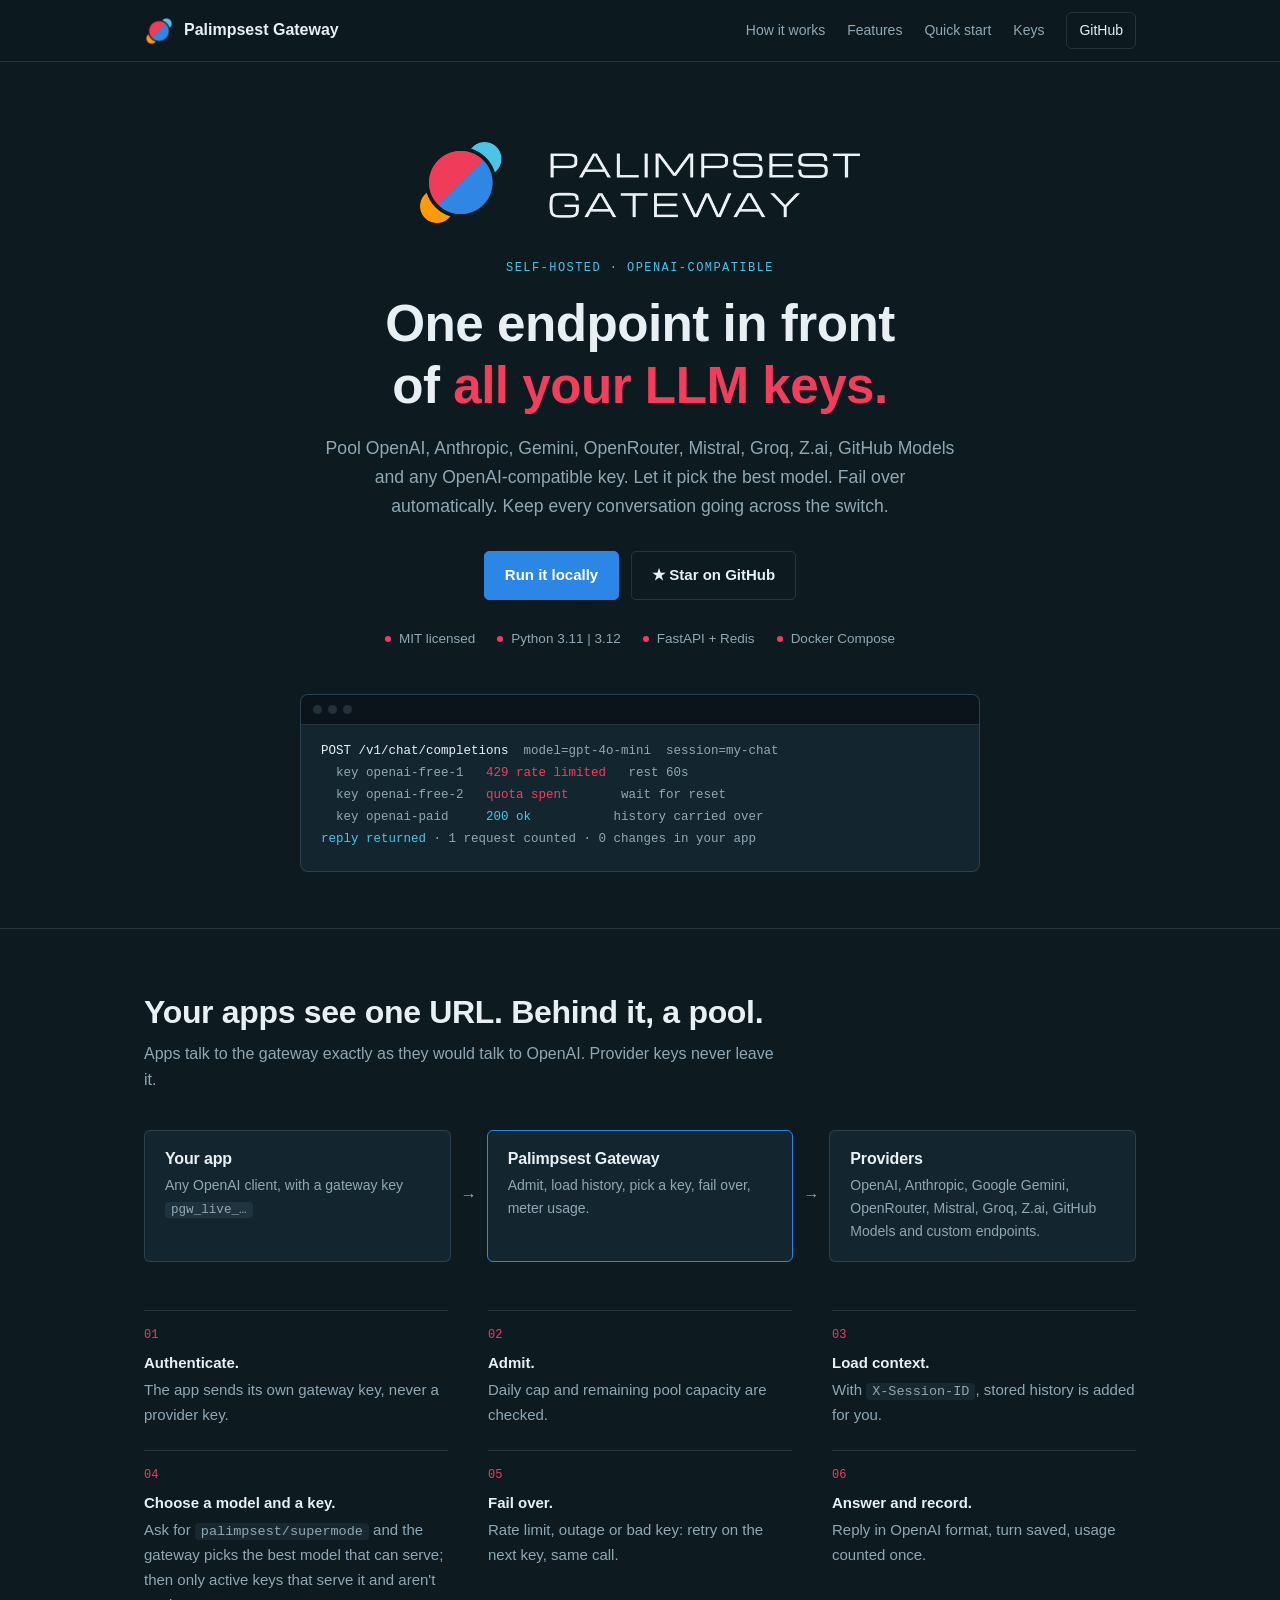
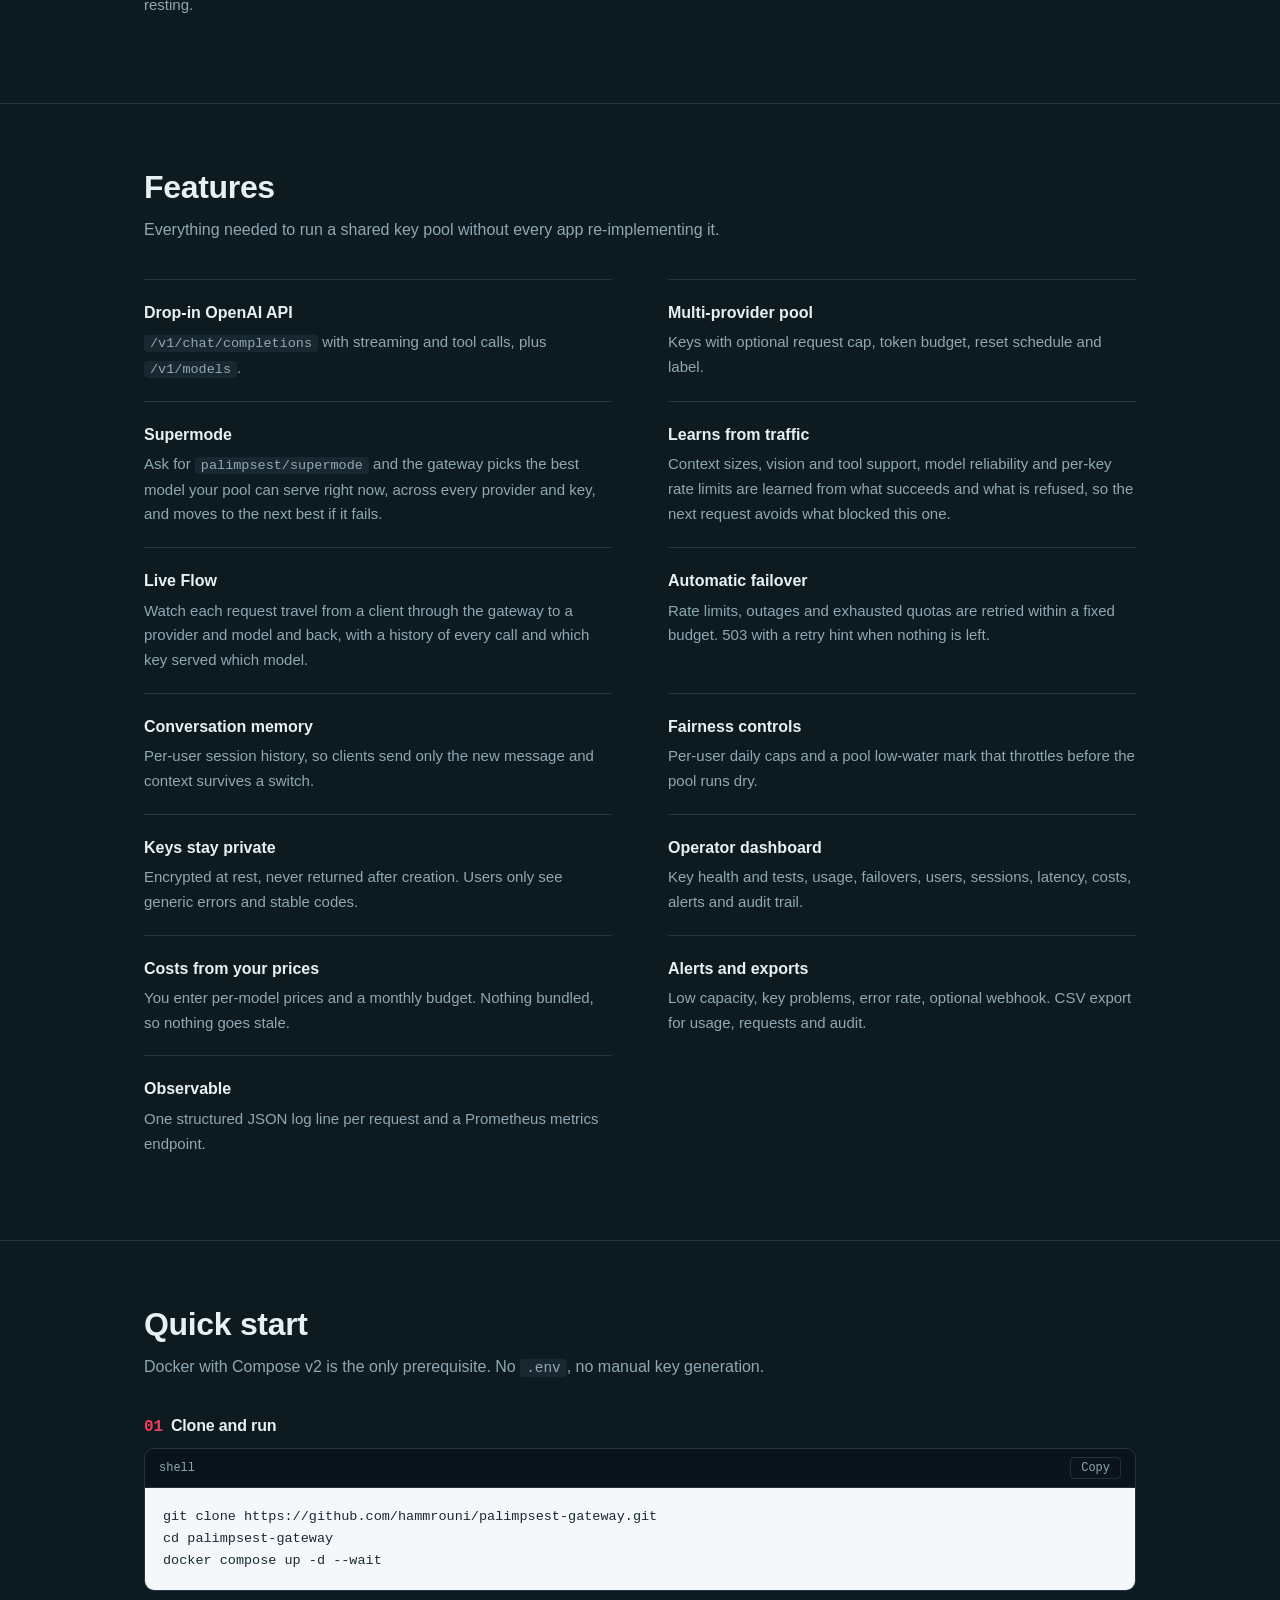
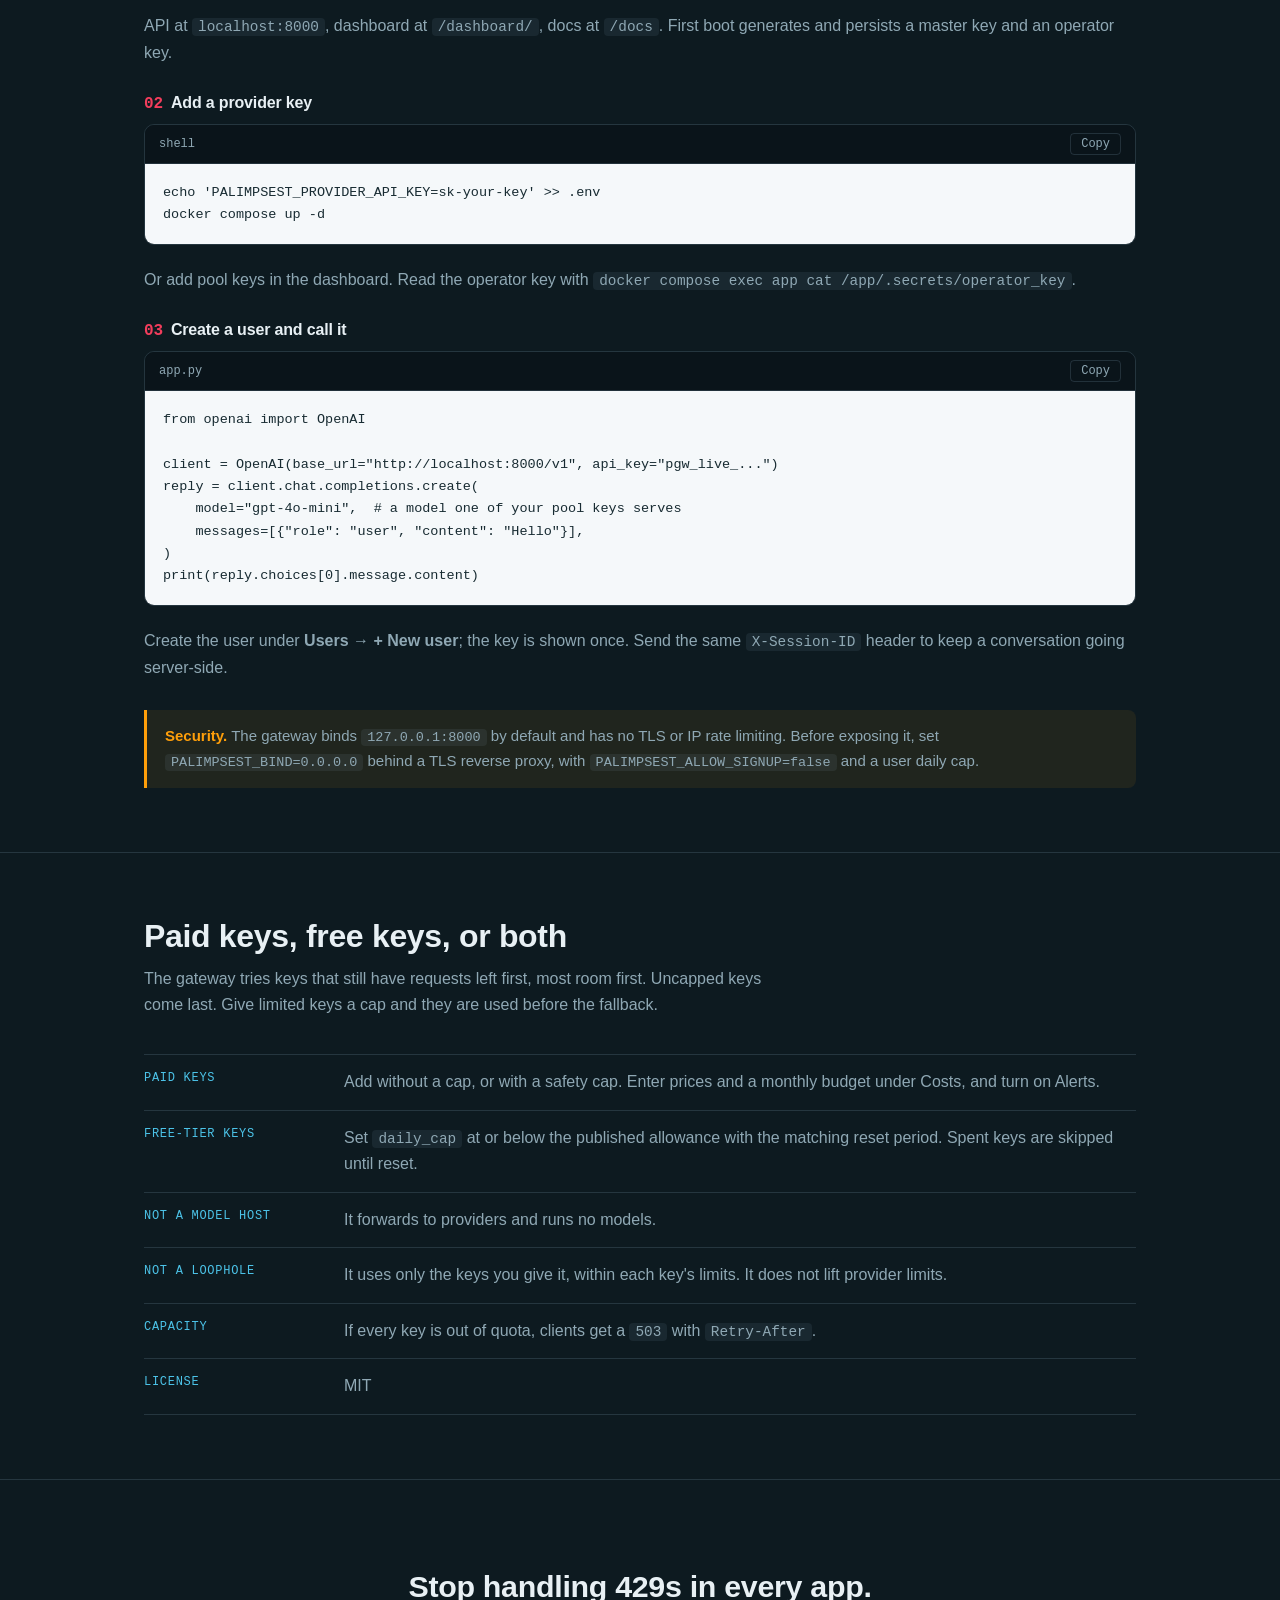
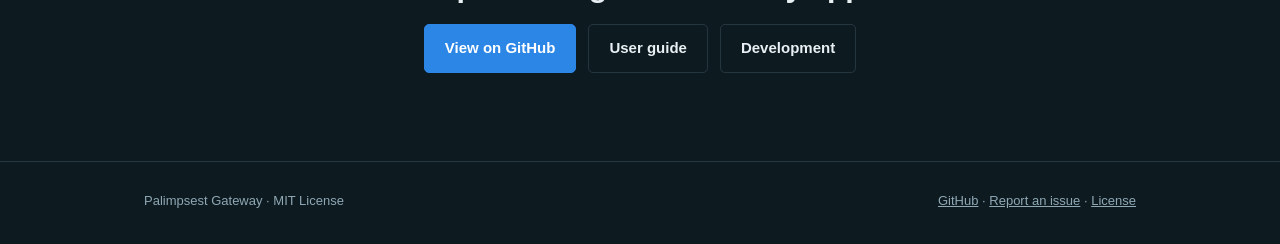
<file: site/index.html>
<!DOCTYPE html>
<html lang="en">
<head>
<meta charset="utf-8">
<meta name="viewport" content="width=device-width, initial-scale=1">
<title>Palimpsest Gateway — One OpenAI-compatible endpoint for all your LLM keys</title>
<meta name="description" content="Self-hosted, OpenAI-compatible gateway. Pool OpenAI, Anthropic, Gemini, OpenRouter, Mistral, Groq, Z.ai, GitHub Models and custom keys, let it pick the best model, fail over automatically, and keep every conversation going. MIT licensed.">
<meta name="theme-color" content="#0d1a20">
<link rel="canonical" href="https://hammrouni.github.io/palimpsest-gateway/">
<meta property="og:type" content="website">
<meta property="og:title" content="Palimpsest Gateway — One OpenAI-compatible endpoint for all your LLM keys">
<meta property="og:description" content="Pool provider keys, fail over automatically, keep conversations going. Self-hosted and MIT licensed.">
<meta property="og:image" content="https://hammrouni.github.io/palimpsest-gateway/assets/icon-512.png">
<meta name="twitter:card" content="summary">
<link rel="icon" href="assets/favicon.ico" sizes="48x48">
<link rel="icon" href="assets/icon-32.png" type="image/png" sizes="32x32">
<link rel="apple-touch-icon" href="assets/apple-touch-icon.png">
<style>
  :root {
    --bg: #0d1a20;
    --bg-2: #132630;
    --bg-3: #0a141a;
    --line: rgba(160, 200, 220, 0.16);
    --text: #e8f0f4;
    --dim: #8fa8b4;
    --red: #f23d5c;
    --blue: #2b86e6;
    --cyan: #4cc3e8;
    --orange: #ff9f0a;
    --paper: #f5f8fa;
    --paper-text: #182b32;
    --mono: ui-monospace, "SFMono-Regular", Menlo, Consolas, monospace;
    --sans: -apple-system, BlinkMacSystemFont, "Segoe UI", Roboto, sans-serif;
  }
  * { box-sizing: border-box; }
  html { scroll-behavior: smooth; color-scheme: dark; }
  body {
    margin: 0; background: var(--bg); color: var(--text);
    font: 16px/1.65 var(--sans); -webkit-font-smoothing: antialiased;
  }
  a { color: var(--cyan); }
  a:focus-visible, button:focus-visible { outline: 2px solid var(--cyan); outline-offset: 3px; }
  .wrap { max-width: 1040px; margin: 0 auto; padding: 0 24px; }
  h1, h2, h3 { margin: 0; line-height: 1.2; letter-spacing: -.01em; }
  code { font-family: var(--mono); font-size: .9em; background: rgba(160,200,220,.08); padding: 1px 6px; border-radius: 4px; }

  /* header */
  .top { position: sticky; top: 0; z-index: 10; background: rgba(13,26,32,.8); backdrop-filter: blur(8px); border-bottom: 1px solid var(--line); }
  .top .wrap { display: flex; align-items: center; justify-content: space-between; gap: 16px; padding-top: 12px; padding-bottom: 12px; flex-wrap: wrap; }
  .brand { display: flex; align-items: center; gap: 10px; color: var(--text); text-decoration: none; font-weight: 600; }
  .brand img { width: 30px; height: 30px; }
  .links { display: flex; align-items: center; gap: 22px; font-size: 14px; flex-wrap: wrap; }
  .links a { color: var(--dim); text-decoration: none; }
  .links a:hover { color: var(--text); }
  .links .gh { color: var(--text); border: 1px solid var(--line); border-radius: 6px; padding: 6px 12px; }
  .links .gh:hover { border-color: var(--cyan); }
  @media (max-width: 640px) {
    .top .wrap { flex-wrap: nowrap; }
    .links a:not(.gh) { display: none; }
  }
  section[id] { scroll-margin-top: 64px; }

  /* hero */
  .hero { padding: 80px 0 56px; text-align: center; }
  .hero .logo { width: min(100%, 440px); height: auto; margin: 0 auto 36px; display: block; }
  .kicker { font-family: var(--mono); font-size: 12px; letter-spacing: .12em; text-transform: uppercase; color: var(--cyan); margin: 0 0 14px; }
  .hero h1 { font-size: clamp(2rem, 5vw, 3.2rem); max-width: 18ch; margin: 0 auto 18px; }
  .hero h1 em { font-style: normal; color: var(--red); }
  .lede { color: var(--dim); font-size: 1.1rem; max-width: 640px; margin: 0 auto 30px; }
  .actions { display: flex; flex-wrap: wrap; gap: 12px; justify-content: center; }
  .btn { display: inline-block; padding: 11px 20px; border-radius: 5px; text-decoration: none; font-weight: 600; font-size: 15px; border: 1px solid var(--line); color: var(--text); transition: border-color .15s, background .15s; }
  .btn:hover { border-color: var(--cyan); }
  .btn.primary { background: var(--blue); border-color: var(--blue); color: #fff; }
  .btn.primary:hover { background: #4a9bf0; border-color: #4a9bf0; }
  .badges { display: flex; flex-wrap: wrap; gap: 8px 22px; justify-content: center; list-style: none; padding: 0; margin: 28px 0 0; }
  .badges li { position: relative; padding-left: 14px; font-size: 13.5px; color: var(--dim); }
  .badges li::before { content: ""; position: absolute; left: 0; top: .6em; width: 6px; height: 6px; border-radius: 50%; background: var(--red); }

  /* sections */
  section { padding: 64px 0; border-top: 1px solid var(--line); }
  .sec-head { margin-bottom: 36px; max-width: 640px; }
  .sec-head h2 { font-size: clamp(1.5rem, 3vw, 2rem); margin-bottom: 10px; }
  .sec-head p { color: var(--dim); margin: 0; }

  /* flow */
  .flow { display: flex; align-items: stretch; gap: 0; flex-wrap: wrap; justify-content: center; }
  .node { flex: 1 1 200px; background: var(--bg-2); border: 1px solid var(--line); border-radius: 6px; padding: 18px 20px; }
  .node h3 { font-size: 1rem; margin-bottom: 6px; }
  .node p { margin: 0; color: var(--dim); font-size: 14px; }
  .node.core { border-color: var(--blue); }
  .arrow { flex: 0 0 36px; display: flex; align-items: center; justify-content: center; color: var(--dim); font-family: var(--mono); }
  @media (max-width: 760px) { .arrow { flex-basis: 100%; height: 28px; transform: rotate(90deg); } }

  .steps { counter-reset: s; list-style: none; padding: 0; margin: 48px 0 0; display: grid; grid-template-columns: repeat(3, 1fr); gap: 0 40px; }
  .steps li { counter-increment: s; padding: 18px 0 22px; border-top: 1px solid var(--line); color: var(--dim); font-size: 15px; }
  .steps li::before { content: "0" counter(s); display: block; font: 12px/1 var(--mono); color: var(--red); margin-bottom: 10px; }
  .steps li b { display: block; color: var(--text); font-weight: 600; margin-bottom: 2px; }
  @media (max-width: 860px) { .steps { grid-template-columns: repeat(2, 1fr); } }
  @media (max-width: 560px) { .steps { grid-template-columns: 1fr; } }

  /* features: flat list, no boxes */
  .feature-list { display: grid; grid-template-columns: repeat(2, 1fr); gap: 0 56px; margin: 0; }
  .feature-list > div { padding: 20px 0; border-top: 1px solid var(--line); }
  .feature-list dt { font-weight: 600; margin-bottom: 4px; }
  .feature-list dd { margin: 0; color: var(--dim); font-size: 15px; }
  @media (max-width: 720px) { .feature-list { grid-template-columns: 1fr; } }

  /* hero terminal */
  .hero-panel { max-width: 680px; margin: 44px auto 0; text-align: left; border: 1px solid var(--line); border-radius: 8px; background: var(--bg-2); overflow: hidden; }
  .panel-chrome { display: flex; gap: 6px; padding: 10px 12px; background: var(--bg-3); border-bottom: 1px solid var(--line); }
  .panel-chrome span { width: 9px; height: 9px; border-radius: 50%; background: var(--line); }
  .panel-body { margin: 0; padding: 16px 20px 20px; font: 12.5px/1.75 var(--mono); color: var(--dim); overflow-x: auto; white-space: pre; }
  .panel-body .p { color: var(--text); }
  .panel-body .bad { color: var(--red); }
  .panel-body .ok { color: var(--cyan); }
  @media (max-width: 640px) {
    .hero { padding: 48px 0 40px; }
    .panel-body { font-size: 11px; padding: 14px; }
    section { padding: 48px 0; }
  }

  /* table */
  .spec { width: 100%; border-collapse: collapse; }
  .spec tr { border-top: 1px solid var(--line); }
  .spec tr:last-child { border-bottom: 1px solid var(--line); }
  .spec th, .spec td { text-align: left; padding: 14px 0; vertical-align: top; font-weight: 400; }
  .spec th { font-family: var(--mono); font-size: 12px; letter-spacing: .06em; text-transform: uppercase; color: var(--cyan); width: 200px; padding-right: 20px; }
  .spec td { color: var(--dim); }
  @media (max-width: 620px) { .spec th, .spec td { display: block; width: auto; padding: 4px 0; } .spec th { padding-top: 14px; } .spec td { padding-bottom: 14px; } }

  /* code */
  .term { margin: 0 0 22px; border-radius: 10px; overflow: hidden; border: 1px solid var(--line); }
  .term-bar { display: flex; justify-content: space-between; align-items: center; background: var(--bg-3); padding: 8px 14px; font: 12px var(--mono); color: var(--dim); border-bottom: 1px solid var(--line); }
  .term pre { margin: 0; padding: 18px; background: var(--paper); color: var(--paper-text); overflow-x: auto; font: 13.5px/1.65 var(--mono); }
  .copy-btn { background: none; border: 1px solid var(--line); color: var(--dim); font: 12px var(--mono); padding: 3px 10px; border-radius: 4px; cursor: pointer; }
  .copy-btn:hover { color: var(--text); border-color: var(--dim); }
  .copy-btn.copied { color: var(--cyan); border-color: var(--cyan); }
  .step-title { font-size: 1rem; margin: 26px 0 10px; }
  .step-title span { color: var(--red); font-family: var(--mono); margin-right: 8px; }
  .note { border-left: 3px solid var(--orange); background: rgba(255,159,10,.08); padding: 14px 18px; border-radius: 0 8px 8px 0; color: var(--dim); font-size: 15px; margin-top: 28px; }
  .note b { color: var(--orange); }

  /* cta + footer */
  .cta { text-align: center; padding: 24px 0; }
  .cta h2 { font-size: clamp(1.4rem, 3vw, 1.9rem); margin-bottom: 20px; }
  footer { border-top: 1px solid var(--line); padding: 28px 0 44px; font-size: 13px; color: var(--dim); }
  footer .wrap { display: flex; justify-content: space-between; gap: 12px; flex-wrap: wrap; }
  footer a { color: var(--dim); }
  footer a:hover { color: var(--text); }
  @media (prefers-reduced-motion: reduce) { html { scroll-behavior: auto; } }
</style>
</head>
<body>

<header class="top">
  <div class="wrap">
    <a class="brand" href="#top"><img src="assets/icon-64.png" alt="" width="30" height="30" decoding="async"><span>Palimpsest Gateway</span></a>
    <nav class="links">
      <a href="#how">How it works</a>
      <a href="#features">Features</a>
      <a href="#quickstart">Quick start</a>
      <a href="#keys">Keys</a>
      <a class="gh" href="https://github.com/hammrouni/palimpsest-gateway" target="_blank" rel="noopener">GitHub</a>
    </nav>
  </div>
</header>

<main id="top">
  <section class="hero" style="border-top:none">
    <div class="wrap">
      <img class="logo" src="assets/logo-full-light-800.png" alt="Palimpsest Gateway" width="440" height="81" fetchpriority="high">
      <p class="kicker">Self-hosted · OpenAI-compatible</p>
      <h1>One endpoint in front of <em>all your LLM keys.</em></h1>
      <p class="lede">Pool OpenAI, Anthropic, Gemini, OpenRouter, Mistral, Groq, Z.ai, GitHub Models and any OpenAI-compatible key. Let it pick the best model. Fail over automatically. Keep every conversation going across the switch.</p>
      <div class="actions">
        <a class="btn primary" href="#quickstart">Run it locally</a>
        <a class="btn" href="https://github.com/hammrouni/palimpsest-gateway" target="_blank" rel="noopener">★ Star on GitHub</a>
      </div>
      <ul class="badges">
        <li>MIT licensed</li>
        <li>Python 3.11 | 3.12</li>
        <li>FastAPI + Redis</li>
        <li>Docker Compose</li>
      </ul>
      <div class="hero-panel" aria-label="Example gateway log">
        <div class="panel-chrome"><span></span><span></span><span></span></div>
<pre class="panel-body"><span class="p">POST /v1/chat/completions</span>  model=gpt-4o-mini  session=my-chat
  key openai-free-1   <span class="bad">429 rate limited</span>   rest 60s
  key openai-free-2   <span class="bad">quota spent</span>       wait for reset
  key openai-paid     <span class="ok">200 ok</span>           history carried over
<span class="ok">reply returned</span> · 1 request counted · 0 changes in your app</pre>
      </div>
    </div>
  </section>

  <section id="how">
    <div class="wrap">
      <div class="sec-head">
        <h2>Your apps see one URL. Behind it, a pool.</h2>
        <p>Apps talk to the gateway exactly as they would talk to OpenAI. Provider keys never leave it.</p>
      </div>
      <div class="flow">
        <div class="node"><h3>Your app</h3><p>Any OpenAI client, with a gateway key <code>pgw_live_…</code></p></div>
        <div class="arrow" aria-hidden="true">→</div>
        <div class="node core"><h3>Palimpsest Gateway</h3><p>Admit, load history, pick a key, fail over, meter usage.</p></div>
        <div class="arrow" aria-hidden="true">→</div>
        <div class="node"><h3>Providers</h3><p>OpenAI, Anthropic, Google Gemini, OpenRouter, Mistral, Groq, Z.ai, GitHub Models and custom endpoints.</p></div>
      </div>
      <ol class="steps">
        <li><b>Authenticate.</b> The app sends its own gateway key, never a provider key.</li>
        <li><b>Admit.</b> Daily cap and remaining pool capacity are checked.</li>
        <li><b>Load context.</b> With <code>X-Session-ID</code>, stored history is added for you.</li>
        <li><b>Choose a model and a key.</b> Ask for <code>palimpsest/supermode</code> and the gateway picks the best model that can serve; then only active keys that serve it and aren't resting.</li>
        <li><b>Fail over.</b> Rate limit, outage or bad key: retry on the next key, same call.</li>
        <li><b>Answer and record.</b> Reply in OpenAI format, turn saved, usage counted once.</li>
      </ol>
    </div>
  </section>

  <section id="features">
    <div class="wrap">
      <div class="sec-head">
        <h2>Features</h2>
        <p>Everything needed to run a shared key pool without every app re-implementing it.</p>
      </div>
      <dl class="feature-list">
        <div><dt>Drop-in OpenAI API</dt><dd><code>/v1/chat/completions</code> with streaming and tool calls, plus <code>/v1/models</code>.</dd></div>
        <div><dt>Multi-provider pool</dt><dd>Keys with optional request cap, token budget, reset schedule and label.</dd></div>
        <div><dt>Supermode</dt><dd>Ask for <code>palimpsest/supermode</code> and the gateway picks the best model your pool can serve right now, across every provider and key, and moves to the next best if it fails.</dd></div>
        <div><dt>Learns from traffic</dt><dd>Context sizes, vision and tool support, model reliability and per-key rate limits are learned from what succeeds and what is refused, so the next request avoids what blocked this one.</dd></div>
        <div><dt>Live Flow</dt><dd>Watch each request travel from a client through the gateway to a provider and model and back, with a history of every call and which key served which model.</dd></div>
        <div><dt>Automatic failover</dt><dd>Rate limits, outages and exhausted quotas are retried within a fixed budget. 503 with a retry hint when nothing is left.</dd></div>
        <div><dt>Conversation memory</dt><dd>Per-user session history, so clients send only the new message and context survives a switch.</dd></div>
        <div><dt>Fairness controls</dt><dd>Per-user daily caps and a pool low-water mark that throttles before the pool runs dry.</dd></div>
        <div><dt>Keys stay private</dt><dd>Encrypted at rest, never returned after creation. Users only see generic errors and stable codes.</dd></div>
        <div><dt>Operator dashboard</dt><dd>Key health and tests, usage, failovers, users, sessions, latency, costs, alerts and audit trail.</dd></div>
        <div><dt>Costs from your prices</dt><dd>You enter per-model prices and a monthly budget. Nothing bundled, so nothing goes stale.</dd></div>
        <div><dt>Alerts and exports</dt><dd>Low capacity, key problems, error rate, optional webhook. CSV export for usage, requests and audit.</dd></div>
        <div><dt>Observable</dt><dd>One structured JSON log line per request and a Prometheus metrics endpoint.</dd></div>
      </dl>
    </div>
  </section>

  <section id="quickstart">
    <div class="wrap">
      <div class="sec-head">
        <h2>Quick start</h2>
        <p>Docker with Compose v2 is the only prerequisite. No <code>.env</code>, no manual key generation.</p>
      </div>

      <h3 class="step-title"><span>01</span>Clone and run</h3>
      <div class="term">
        <div class="term-bar"><span>shell</span><button class="copy-btn" data-copy="git clone https://github.com/hammrouni/palimpsest-gateway.git&#10;cd palimpsest-gateway&#10;docker compose up -d --wait" type="button">Copy</button></div>
<pre>git clone https://github.com/hammrouni/palimpsest-gateway.git
cd palimpsest-gateway
docker compose up -d --wait</pre>
      </div>
      <p style="color:var(--dim);margin:0">API at <code>localhost:8000</code>, dashboard at <code>/dashboard/</code>, docs at <code>/docs</code>. First boot generates and persists a master key and an operator key.</p>

      <h3 class="step-title"><span>02</span>Add a provider key</h3>
      <div class="term">
        <div class="term-bar"><span>shell</span><button class="copy-btn" data-copy="echo 'PALIMPSEST_PROVIDER_API_KEY=sk-your-key' >> .env&#10;docker compose up -d" type="button">Copy</button></div>
<pre>echo 'PALIMPSEST_PROVIDER_API_KEY=sk-your-key' &gt;&gt; .env
docker compose up -d</pre>
      </div>
      <p style="color:var(--dim);margin:0">Or add pool keys in the dashboard. Read the operator key with <code>docker compose exec app cat /app/.secrets/operator_key</code>.</p>

      <h3 class="step-title"><span>03</span>Create a user and call it</h3>
      <div class="term">
        <div class="term-bar"><span>app.py</span><button class="copy-btn" data-copy="from openai import OpenAI&#10;&#10;client = OpenAI(base_url=&quot;http://localhost:8000/v1&quot;, api_key=&quot;pgw_live_...&quot;)&#10;reply = client.chat.completions.create(&#10;    model=&quot;gpt-4o-mini&quot;,  # a model one of your pool keys serves&#10;    messages=[{&quot;role&quot;: &quot;user&quot;, &quot;content&quot;: &quot;Hello&quot;}],&#10;)&#10;print(reply.choices[0].message.content)" type="button">Copy</button></div>
<pre>from openai import OpenAI

client = OpenAI(base_url="http://localhost:8000/v1", api_key="pgw_live_...")
reply = client.chat.completions.create(
    model="gpt-4o-mini",  # a model one of your pool keys serves
    messages=[{"role": "user", "content": "Hello"}],
)
print(reply.choices[0].message.content)</pre>
      </div>
      <p style="color:var(--dim);margin:0">Create the user under <b>Users → + New user</b>; the key is shown once. Send the same <code>X-Session-ID</code> header to keep a conversation going server-side.</p>

      <div class="note"><b>Security.</b> The gateway binds <code>127.0.0.1:8000</code> by default and has no TLS or IP rate limiting. Before exposing it, set <code>PALIMPSEST_BIND=0.0.0.0</code> behind a TLS reverse proxy, with <code>PALIMPSEST_ALLOW_SIGNUP=false</code> and a user daily cap.</div>
    </div>
  </section>

  <section id="keys">
    <div class="wrap">
      <div class="sec-head">
        <h2>Paid keys, free keys, or both</h2>
        <p>The gateway tries keys that still have requests left first, most room first. Uncapped keys come last. Give limited keys a cap and they are used before the fallback.</p>
      </div>
      <table class="spec">
        <tr><th>Paid keys</th><td>Add without a cap, or with a safety cap. Enter prices and a monthly budget under Costs, and turn on Alerts.</td></tr>
        <tr><th>Free-tier keys</th><td>Set <code>daily_cap</code> at or below the published allowance with the matching reset period. Spent keys are skipped until reset.</td></tr>
        <tr><th>Not a model host</th><td>It forwards to providers and runs no models.</td></tr>
        <tr><th>Not a loophole</th><td>It uses only the keys you give it, within each key's limits. It does not lift provider limits.</td></tr>
        <tr><th>Capacity</th><td>If every key is out of quota, clients get a <code>503</code> with <code>Retry-After</code>.</td></tr>
        <tr><th>License</th><td>MIT</td></tr>
      </table>
    </div>
  </section>

  <section>
    <div class="wrap">
      <div class="cta">
        <h2>Stop handling 429s in every app.</h2>
        <div class="actions">
          <a class="btn primary" href="https://github.com/hammrouni/palimpsest-gateway" target="_blank" rel="noopener">View on GitHub</a>
          <a class="btn" href="https://github.com/hammrouni/palimpsest-gateway/blob/main/docs/USER_GUIDE.md" target="_blank" rel="noopener">User guide</a>
          <a class="btn" href="https://github.com/hammrouni/palimpsest-gateway/blob/main/docs/DEVELOPMENT.md" target="_blank" rel="noopener">Development</a>
        </div>
      </div>
    </div>
  </section>
</main>

<footer>
  <div class="wrap">
    <span>Palimpsest Gateway · MIT License</span>
    <span>
      <a href="https://github.com/hammrouni/palimpsest-gateway" target="_blank" rel="noopener">GitHub</a> ·
      <a href="https://github.com/hammrouni/palimpsest-gateway/issues" target="_blank" rel="noopener">Report an issue</a> ·
      <a href="https://github.com/hammrouni/palimpsest-gateway/blob/main/LICENSE" target="_blank" rel="noopener">License</a>
    </span>
  </div>
</footer>

<script>
  document.querySelectorAll('.copy-btn').forEach(function (btn) {
    btn.addEventListener('click', function () {
      var text = btn.getAttribute('data-copy');
      function done() {
        btn.textContent = 'Copied';
        btn.classList.add('copied');
        setTimeout(function () { btn.textContent = 'Copy'; btn.classList.remove('copied'); }, 1500);
      }
      function fallback() {
        var ta = document.createElement('textarea');
        ta.value = text;
        ta.style.position = 'fixed';
        ta.style.opacity = '0';
        document.body.appendChild(ta);
        ta.select();
        try { document.execCommand('copy'); done(); } catch (e) {}
        document.body.removeChild(ta);
      }
      if (navigator.clipboard && window.isSecureContext) {
        navigator.clipboard.writeText(text).then(done, fallback);
      } else {
        fallback();
      }
    });
  });
</script>
</body>
</html>
</file>
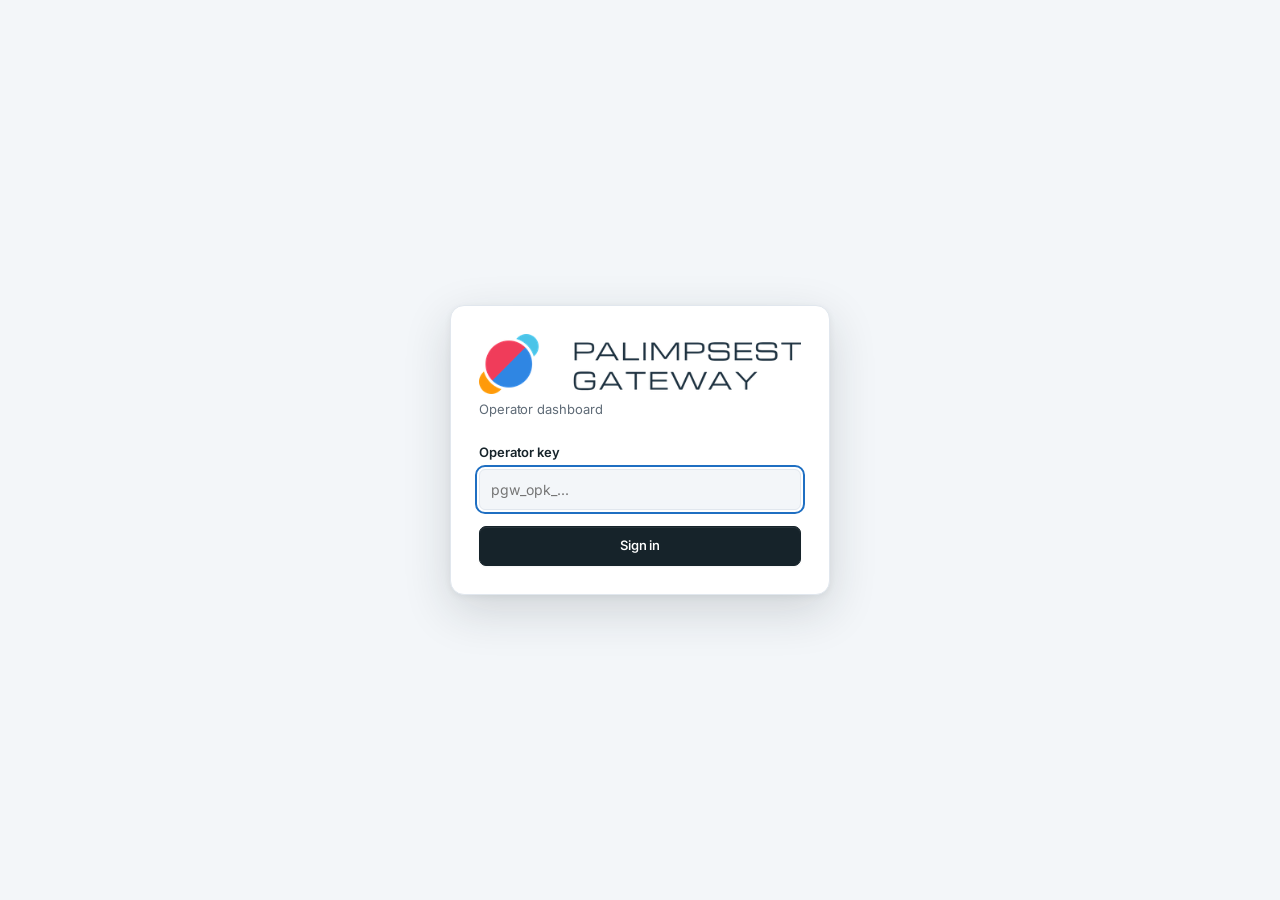
<file: app/static/dashboard/index.html>
<!DOCTYPE html>
<html lang="en">
<head>
<meta charset="utf-8">
<meta name="viewport" content="width=device-width, initial-scale=1">
<title>Palimpsest Gateway — Operator Dashboard</title>
<link rel="icon" href="icons/favicon.ico" sizes="48x48">
<link rel="icon" href="icons/icon-32.png" type="image/png" sizes="32x32">
<link rel="icon" href="icons/icon-16.png" type="image/png" sizes="16x16">
<link rel="apple-touch-icon" href="icons/apple-touch-icon.png">
<link rel="manifest" href="icons/site.webmanifest">
<meta name="theme-color" content="#f3f6f9" media="(prefers-color-scheme: light)">
<meta name="theme-color" content="#0d1317" media="(prefers-color-scheme: dark)">
<script src="theme.js"></script>
<link rel="stylesheet" href="styles.css">
</head>
<body>

<div id="login" class="login" hidden>
  <form id="login-form" class="card" novalidate>
    <h1 class="login-logo">
      <img src="icons/logo-full-400.png" srcset="icons/logo-full-800.png 2x" alt="Palimpsest Gateway" width="400" height="74">
    </h1>
    <p class="subtitle">Operator dashboard</p>
    <label for="operator-key">Operator key</label>
    <input
      id="operator-key"
      name="operator-key"
      type="password"
      placeholder="pgw_opk_..."
      autocomplete="current-password"
      autocapitalize="off"
      autocorrect="off"
      spellcheck="false"
      required>
    <button type="submit" id="login-submit" class="primary">Sign in</button>
    <p id="login-error" class="error" role="alert" hidden></p>
  </form>
</div>

<div id="app" class="app" hidden>
  <header class="topbar">
    <span class="brand"><img src="icons/icon-64.png" alt="" width="28" height="28"><span class="brand-name">Palimpsest Gateway</span></span>
    <button type="button" id="nav-toggle" class="nav-toggle" aria-controls="nav" aria-expanded="false">
      <svg width="18" height="18" viewBox="0 0 24 24" fill="none" stroke="currentColor" stroke-width="2" stroke-linecap="round" aria-hidden="true"><path d="M4 7h16M4 12h16M4 17h16"/></svg>
      <span id="nav-toggle-label">Menu</span>
    </button>
    <button type="button" id="theme-toggle" class="icon-button theme-toggle" aria-label="Switch to dark mode" title="Switch to dark mode"></button>
    <button type="button" id="logout" class="ghost">Sign out</button>
  </header>
  <div class="shell">
    <nav id="nav" class="nav" aria-label="Dashboard sections"></nav>
    <main id="view" class="view" tabindex="-1"></main>
  </div>
</div>

<dialog id="modal" class="modal" aria-labelledby="modal-title"></dialog>

<noscript><p class="noscript">The operator dashboard needs JavaScript enabled.</p></noscript>
<script src="insights.js" defer></script>
<script src="supermode.js" defer></script>
<script src="live.js" defer></script>
<script src="livehistory.js" defer></script>
<script src="app.js" defer></script>
</body>
</html>
</file>
<file: app/static/dashboard/styles.css>
/* Palette from the logo: #182B32 navy (wordmark), #2B8AE6 blue, #44C9EA cyan,
   #F43D5C red, #FEA003 orange. Status colours (ok, warn, error) stay semantic. */
:root {
  color-scheme: light dark;
  --brand-navy: #182b32;
  --brand-blue: #2b8ae6;
  --brand-cyan: #44c9ea;
  --brand-red: #f43d5c;
  --brand-orange: #fea003;

  /* Cool blue-grey page with white sheets on it; navy ink carries the brand,
     blue marks what is live. */
  --bg: #f3f6f9;
  --surface: #ffffff;
  --surface-2: #f8fafc;
  --border: #e1e7ee;
  --border-strong: #cbd5df;
  --text: #16232a;
  --text-2: #3b4a55;
  --muted: #5f6b77;
  --ink: #16232a;
  --ink-hover: #26363e;
  --ink-text: #ffffff;
  --accent: #1f6fc2;
  --accent-hover: #185ba1;
  --accent-text: #ffffff;
  --accent-soft: #e8f1fc;
  --accent-soft-text: #1a5fa8;
  --topbar-bg: var(--bg);
  --topbar-text: var(--text);
  --head-bg: #eef2f6;
  --group-bg: #eef2f6;
  --meter: var(--brand-blue);
  --error: #c2193d;
  --error-bg: #fdecef;
  --ok: #17663f;
  --ok-bg: #e5f5eb;
  --warn: #8a4f00;
  --warn-bg: #fdf1dc;
  --idle: #4f5d68;
  --idle-bg: #e7edf3;
  --shadow: 0 16px 48px rgba(22, 35, 42, 0.16), 0 2px 6px rgba(22, 35, 42, 0.06);
  --shadow-sm: 0 1px 2px rgba(22, 35, 42, 0.05);
  --radius: 8px;
  --radius-lg: 12px;
  --ease-out: cubic-bezier(0.22, 1, 0.36, 1);
  --font: "Inter Variable", system-ui, -apple-system, "Segoe UI", Roboto, Helvetica, Arial, sans-serif;
  --gutter: 32px;
}

/* Dark theme: follows the system unless the operator picked one with the
   top-bar button (saved as data-theme on <html>). */
@media (prefers-color-scheme: dark) {
  :root:not([data-theme='light']) {
    color-scheme: dark;
    --bg: #0d1317;
    --surface: #141c22;
    --surface-2: #18222a;
    --border: #24313b;
    --border-strong: #344451;
    --text: #e6edf2;
    --text-2: #c2ced7;
    --muted: #93a3b0;
    --ink: #e6edf2;
    --ink-hover: #ffffff;
    --ink-text: #0d1317;
    --accent: #5aaaf2;
    --accent-hover: #7bbcf5;
    --accent-text: #08131c;
    --accent-soft: #172a3d;
    --accent-soft-text: #9fd0f8;
    --head-bg: #1a242c;
    --group-bg: #1a242c;
    --error: #ff8fa3;
    --error-bg: #351a20;
    --ok: #7fd6a2;
    --ok-bg: #15291d;
    --warn: #ffc25c;
    --warn-bg: #33270e;
    --idle: #a7b6c1;
    --idle-bg: #1f2a33;
    --shadow: 0 16px 48px rgba(0, 0, 0, 0.6), 0 2px 6px rgba(0, 0, 0, 0.3);
    --shadow-sm: 0 1px 2px rgba(0, 0, 0, 0.35);
  }
}

:root[data-theme='dark'] {
  color-scheme: dark;
  --bg: #0d1317;
  --surface: #141c22;
  --surface-2: #18222a;
  --border: #24313b;
  --border-strong: #344451;
  --text: #e6edf2;
  --text-2: #c2ced7;
  --muted: #93a3b0;
  --ink: #e6edf2;
  --ink-hover: #ffffff;
  --ink-text: #0d1317;
  --accent: #5aaaf2;
  --accent-hover: #7bbcf5;
  --accent-text: #08131c;
  --accent-soft: #172a3d;
  --accent-soft-text: #9fd0f8;
  --head-bg: #1a242c;
  --group-bg: #1a242c;
  --error: #ff8fa3;
  --error-bg: #351a20;
  --ok: #7fd6a2;
  --ok-bg: #15291d;
  --warn: #ffc25c;
  --warn-bg: #33270e;
  --idle: #a7b6c1;
  --idle-bg: #1f2a33;
  --shadow: 0 16px 48px rgba(0, 0, 0, 0.6), 0 2px 6px rgba(0, 0, 0, 0.3);
  --shadow-sm: 0 1px 2px rgba(0, 0, 0, 0.35);
}

:root[data-theme='light'] {
  color-scheme: light;
}

@font-face {
  font-family: "Inter Variable";
  font-style: normal;
  font-display: swap;
  font-weight: 100 900;
  src: url("fonts/inter-latin-wght-normal.woff2") format("woff2-variations");
  unicode-range: U+0000-00FF, U+0131, U+0152-0153, U+02BB-02BC, U+02C6, U+02DA, U+02DC, U+0304, U+0308, U+0329, U+2000-206F, U+20AC, U+2122, U+2191, U+2193, U+2212, U+2215, U+FEFF, U+FFFD;
}

@font-face {
  font-family: "Inter Variable";
  font-style: normal;
  font-display: swap;
  font-weight: 100 900;
  src: url("fonts/inter-latin-ext-wght-normal.woff2") format("woff2-variations");
  unicode-range: U+0100-02BA, U+02BD-02C5, U+02C7-02CC, U+02CE-02D7, U+02DD-02FF, U+0304, U+0308, U+0329, U+1D00-1DBF, U+1E00-1E9F, U+1EF2-1EFF, U+2020, U+20A0-20AB, U+20AD-20C0, U+2113, U+2C60-2C7F, U+A720-A7FF;
}

* {
  box-sizing: border-box;
}

html,
body {
  height: 100%;
}

body {
  margin: 0;
  background: var(--bg);
  color: var(--text);
  font: 14px/1.5 var(--font);
  font-feature-settings: "cv11", "ss03";
  letter-spacing: -0.006em;
  -webkit-font-smoothing: antialiased;
  -moz-osx-font-smoothing: grayscale;
  text-rendering: optimizeLegibility;
  caret-color: var(--accent);
}

::selection {
  background: var(--accent-soft);
  color: var(--accent-soft-text);
}

/* Figures line up in columns wherever numbers are compared. */
table,
.metric-value,
.pager,
.delta,
.status {
  font-variant-numeric: tabular-nums;
}

[hidden] {
  display: none !important;
}

:focus-visible {
  outline: 2px solid var(--accent);
  outline-offset: 2px;
}

h3 {
  margin: 28px 0 12px;
  font-size: 15px;
  font-weight: 600;
  letter-spacing: -0.012em;
}

h4 {
  margin: 16px 0 8px;
  font-size: 13px;
}

.note {
  margin: 0 0 10px;
  color: var(--muted);
  font-size: 13px;
}

/* -- buttons: one shape everywhere ------------------------------------------- */

.primary,
.ghost {
  display: inline-flex;
  align-items: center;
  justify-content: center;
  gap: 6px;
  height: 32px;
  padding: 0 12px;
  border-radius: 7px;
  font: inherit;
  font-size: 13px;
  font-weight: 550;
  letter-spacing: -0.006em;
  white-space: nowrap;
  cursor: pointer;
  transition: background-color 0.15s var(--ease-out), border-color 0.15s var(--ease-out), color 0.15s var(--ease-out), box-shadow 0.15s var(--ease-out);
}

.primary:active:not([disabled]),
.ghost:active:not([disabled]) {
  transform: translateY(0.5px);
}

.ui-icon {
  display: inline-flex;
  flex: 0 0 auto;
  margin-left: -2px;
}

.ui-icon svg {
  display: block;
}

.primary {
  background: var(--ink);
  color: var(--ink-text);
  border: 1px solid var(--ink);
  box-shadow: var(--shadow-sm), inset 0 1px 0 rgba(255, 255, 255, 0.08);
}

.primary:hover:not([disabled]) {
  background: var(--ink-hover);
  border-color: var(--ink-hover);
}

.ghost {
  background: var(--surface);
  color: var(--text);
  border: 1px solid var(--border);
}

.ghost {
  box-shadow: var(--shadow-sm);
}

.ghost:hover:not([disabled]) {
  background: var(--surface-2);
  border-color: var(--border-strong);
}

.primary.danger {
  background: var(--error);
  border-color: var(--error);
  color: var(--surface);
}

.ghost.danger {
  color: var(--error);
}

.ghost.danger:hover:not([disabled]) {
  background: var(--error-bg);
  border-color: var(--error);
}

.primary[disabled],
.ghost[disabled] {
  opacity: 0.55;
  cursor: not-allowed;
}

.btn-sm {
  height: 28px;
  padding: 0 10px;
  font-size: 12px;
}

.icon-button {
  display: inline-flex;
  align-items: center;
  justify-content: center;
  width: 32px;
  height: 32px;
  padding: 0;
  background: none;
  color: var(--muted);
  border: 0;
  border-radius: 6px;
  cursor: pointer;
  transition: background-color 0.15s var(--ease-out), color 0.15s var(--ease-out);
}

.icon-button .ui-icon {
  margin: 0;
}

.icon-button:hover {
  background: var(--idle-bg);
  color: var(--text);
}

/* Light/dark switch: sits just left of Sign out. */
.theme-toggle {
  flex: 0 0 auto;
  margin: 0 4px 0 auto;
}

/* -- login ------------------------------------------------------------------ */

.login {
  display: flex;
  align-items: center;
  justify-content: center;
  min-height: 100vh;
  padding: 24px;
  background: var(--bg);
}

.card {
  width: 100%;
  max-width: 380px;
  padding: 28px;
  background: var(--surface);
  border: 1px solid var(--border);
  border-radius: 14px;
  box-shadow: var(--shadow);
}

.card h1 {
  margin: 0;
  font-size: 20px;
}

.subtitle {
  margin: 6px 0 24px;
  color: var(--muted);
  font-size: 13px;
}

.card label {
  display: block;
  margin-bottom: 6px;
  font-size: 13px;
  font-weight: 600;
}

.card input {
  width: 100%;
  padding: 9px 11px;
  background: var(--bg);
  color: var(--text);
  border: 1px solid var(--border);
  border-radius: 6px;
  font: inherit;
}

.card .primary {
  width: 100%;
  height: 40px;
  margin-top: 16px;
}

.error {
  margin: 14px 0 0;
  padding: 9px 11px;
  background: var(--error-bg);
  color: var(--error);
  border-radius: 6px;
  font-size: 13px;
}

/* -- shell: fills the window; only page content scrolls --------------------- */

.app {
  display: flex;
  flex-direction: column;
  height: 100vh;
  height: 100dvh;
}

.topbar {
  display: flex;
  flex: 0 0 auto;
  align-items: center;
  justify-content: space-between;
  height: 52px;
  padding: 0 20px;
  background: var(--topbar-bg);
  color: var(--topbar-text);
  border-bottom: 1px solid var(--border);
}

.brand {
  display: flex;
  gap: 10px;
  align-items: center;
  font-size: 15px;
  font-weight: 650;
  letter-spacing: -0.02em;
}

.brand img {
  display: block;
  width: 26px;
  height: 26px;
}

.login-logo {
  margin: 0 0 14px;
  line-height: 0;
}

.login-logo img {
  width: 100%;
  height: auto;
}

/* The wordmark is dark: give it a light plate on a dark card. */
@media (prefers-color-scheme: dark) {
  :root:not([data-theme='light']) .login-logo {
    padding: 10px 12px;
    background: #ffffff;
    border-radius: 8px;
  }
}

:root[data-theme='dark'] .login-logo {
  padding: 10px 12px;
  background: #ffffff;
  border-radius: 8px;
}

.topbar .ghost {
  background: transparent;
  box-shadow: none;
  border-color: transparent;
  color: var(--muted);
}

.topbar .ghost:hover:not([disabled]) {
  background: var(--idle-bg);
  border-color: transparent;
  color: var(--text);
}

.shell {
  display: flex;
  flex: 1;
  min-height: 0;
}

.nav {
  display: flex;
  flex: 0 0 232px;
  flex-direction: column;
  gap: 22px;
  padding: 20px 14px;
  overflow-y: auto;
  background: var(--bg);
}

.nav-group {
  display: flex;
  flex-direction: column;
  gap: 2px;
}

.nav-group-title {
  padding: 0 10px 6px;
  color: var(--muted);
  font-size: 12px;
  font-weight: 500;
}

.nav-link {
  display: flex;
  align-items: center;
  gap: 10px;
  padding: 6px 10px;
  color: var(--text-2);
  border-radius: 7px;
  font-size: 14px;
  font-weight: 500;
  text-decoration: none;
  transition: background-color 0.15s var(--ease-out), color 0.15s var(--ease-out);
}

.nav-icon {
  display: inline-flex;
  flex: 0 0 auto;
  color: var(--muted);
  transition: color 0.12s;
}

.nav-link:hover {
  background: var(--idle-bg);
  color: var(--text);
}

.nav-link:hover .nav-icon {
  color: var(--text);
}

.nav-link:focus-visible {
  outline: 2px solid var(--accent);
  outline-offset: -2px;
}

.nav-link.is-active {
  background: var(--surface);
  color: var(--text);
  font-weight: 600;
  box-shadow: 0 0 0 1px var(--border), var(--shadow-sm);
}

.nav-link.is-active .nav-icon {
  color: var(--text);
}

.nav-link .nav-badge {
  margin-left: auto;
}

.view {
  display: flex;
  flex: 1;
  flex-direction: column;
  min-width: 0;
  min-height: 0;
  background: var(--bg);
}

.view:focus {
  outline: none;
}

/* -- page frame: same header and action slot on every page ------------------ */

.page-head {
  display: flex;
  flex: 0 0 auto;
  flex-wrap: wrap;
  gap: 12px 32px;
  align-items: flex-start;
  justify-content: space-between;
  padding: 18px var(--gutter) 16px;
}

.page-title {
  flex: 1 1 240px;
  min-width: 0;
}


.page-title h2 {
  margin: 0;
  font-size: 22px;
  font-weight: 650;
  line-height: 1.25;
  letter-spacing: -0.024em;
}

.page-description {
  margin: 2px 0 0;
  overflow: hidden;
  color: var(--muted);
  font-size: 14px;
  text-overflow: ellipsis;
  white-space: nowrap;
}

.page-actions {
  display: flex;
  flex: 0 0 auto;
  gap: 8px;
  align-items: center;
}

.page-tools {
  display: flex;
  flex: 0 1 auto;
  flex-wrap: wrap;
  gap: 10px 16px;
  align-items: center;
  justify-content: flex-end;
  min-width: 0;
}

/* Filters give up width before they give up the line: each control shrinks
   toward a floor instead of pushing the buttons onto a row of their own. */
.page-tools .field {
  flex: 0 1 auto;
  min-width: 0;
}

.page-tools .field input,
.page-tools .field select,
.page-tools .field input[type='search'] {
  min-width: 0;
  max-width: 200px;
}

.page-tools .field.date-range {
  flex: 2 1 0;
  min-width: 340px;
}

/* Toolbar row for a page with many filters: under the title, read left to
   right, each filter at its natural width, separated from the title by a rule. */
.page-tools:has(.field:nth-child(3)) {
  order: 3;
  flex: 1 1 100%;
  justify-content: flex-start;
  gap: 10px 22px;
  padding-top: 14px;
  border-top: 1px solid var(--border);
}

.page-tools:has(.field:nth-child(3)) .field,
.page-tools:has(.field:nth-child(3)) .field.date-range {
  flex: 0 1 auto;
  min-width: 0;
}

.page-tools:has(.field:nth-child(3)) .field select {
  width: auto;
  min-width: 140px;
  max-width: 190px;
}

.page-tools:has(.field:nth-child(3)) .field input[type='search'] {
  width: 200px;
}

.page-tools:has(.field:nth-child(3)) .date-range-inputs {
  flex-wrap: nowrap;
}

.page-tools:has(.field:nth-child(3)) .date-range-inputs .field {
  flex: 0 1 auto;
  min-width: 0;
}

.page-tools:has(.field:nth-child(3)) .date-range-inputs .field input {
  width: 190px;
}

.page-tools .date-range .field input {
  max-width: none;
}

.page-body {
  flex: 1;
  min-height: 0;
  overflow: auto;
  padding: 4px var(--gutter) 48px;
}

.page-body > :first-child,
.page-body > .table-wrap:first-child {
  margin-top: 0;
}

/* -- status line ------------------------------------------------------------ */

.status {
  min-height: 20px;
  margin: 2px 0 0;
  color: var(--muted);
  font-size: 13px;
}

.status.is-ok {
  color: var(--ok);
}

/* Under a page title "loaded" is the normal state, not news: keep it quiet. */
.page-title .status.is-ok {
  color: var(--muted);
}

.status.is-error {
  color: var(--error);
}

.status.is-pending,
.status.is-busy {
  color: var(--muted);
}

/* -- filters and fields ----------------------------------------------------- */

.filters {
  display: flex;
  flex-wrap: wrap;
  gap: 10px 20px;
}

/* Label and control share one line: the label on the left, the control taking
   the rest; a hint, when there is one, runs underneath the control. */
.field {
  display: grid;
  grid-template-columns: auto minmax(0, 1fr);
  align-items: center;
  gap: 4px 10px;
  font-size: 13px;
  font-weight: 500;
  color: var(--muted);
}

.field > :first-child {
  white-space: nowrap;
}

.field > .field-hint {
  grid-column: 2;
}

.field > input[type='checkbox'] {
  justify-self: start;
  margin: 0;
}

/* Groups that hold more than one control keep the label on top. */
.field.master-map {
  display: flex;
  flex-direction: column;
  align-items: stretch;
}

/* In a form the labels form one column, so the controls line up. */
.form-grid .field {
  grid-template-columns: minmax(96px, 42%) minmax(0, 1fr);
}

.form-grid .field > :first-child {
  white-space: normal;
  line-height: 1.3;
}

.field input,
.field select {
  min-width: 136px;
  height: 32px;
  padding: 0 10px;
  background: var(--surface);
  color: var(--text);
  border: 1px solid var(--border-strong);
  border-radius: 7px;
  box-shadow: var(--shadow-sm);
  font: inherit;
  font-size: 13px;
  font-weight: 400;
  transition: border-color 0.15s var(--ease-out), box-shadow 0.15s var(--ease-out);
}

.field input:hover,
.field select:hover {
  border-color: var(--border-strong);
}

.field input:focus-visible,
.field select:focus-visible {
  border-color: var(--accent);
  outline: none;
  box-shadow: 0 0 0 3px var(--accent-soft);
}

.field input[type='search'] {
  min-width: 200px;
}

.field-hint {
  color: var(--muted);
  font-size: 12px;
  font-weight: 400;
  line-height: 1.4;
}

.is-invalid {
  border-color: var(--error);
  outline: 2px solid var(--error);
  outline-offset: 1px;
}

/* -- checkboxes: consistent styling everywhere -------------------------------- */

.field input[type='checkbox'] {
  width: 18px;
  height: 18px;
  min-width: 0;
  margin: 3px 0 0;
  accent-color: var(--accent);
}

.field input[type='checkbox']:focus-visible {
  outline: 2px solid var(--accent);
  outline-offset: 2px;
  border-radius: 4px;
}

.form-grid {
  display: grid;
  grid-template-columns: repeat(auto-fit, minmax(300px, 1fr));
  gap: 14px 28px;
  align-items: start;
}

.form-section {
  margin: 24px 0 12px;
  padding-top: 16px;
  border-top: 1px solid var(--border);
  color: var(--text);
  font-size: 13px;
  font-weight: 600;
}

.schedule-buttons {
  display: flex;
  flex-wrap: wrap;
  grid-column: 1 / -1;
  gap: 8px;
  align-items: center;
}

.schedule-buttons .note {
  margin: 0;
}

.date-range {
  flex: 1;
  min-width: 300px;
}

.date-range-inputs {
  display: flex;
  gap: 8px;
  align-items: center;
  flex-wrap: wrap;
}

.date-range-row {
  flex: 0 1 auto;
}

/* On a wide screen every filter flows in one line-wrapping row, whichever group
   it was built in, so a short last group does not get a line of its own. */
@media (min-width: 861px) {
  .page-tools > .filters {
    display: contents;
  }

  .page-tools > .date-range-row > .date-range {
    flex: 0 1 auto;
  }
}

.date-range-inputs .field {
  flex: 1;
  min-width: 140px;
}

/* -- tables ----------------------------------------------------------------- */

.table-wrap {
  overflow-x: auto;
  margin-top: 12px;
  background: var(--surface);
  border: 1px solid var(--border);
  border-radius: var(--radius-lg);
  box-shadow: var(--shadow-sm);
}

/* A bare table (in a panel, card or dialog) scrolls sideways inside itself. */
.table-scroll {
  max-width: 100%;
  overflow-x: auto;
  overscroll-behavior-x: contain;
}

/* Menu button: only shown when the section list folds away (narrow screens). */
.nav-toggle {
  display: none;
  flex: 1 1 auto;
  gap: 8px;
  align-items: center;
  justify-content: flex-start;
  min-width: 0;
  max-width: 340px;
  margin-right: auto;
  height: 36px;
  padding: 0 12px;
  overflow: hidden;
  background: var(--surface);
  color: var(--text);
  border: 1px solid var(--border-strong);
  border-radius: 7px;
  box-shadow: var(--shadow-sm);
  font: inherit;
  font-size: 14px;
  font-weight: 600;
  cursor: pointer;
}

.nav-toggle span {
  overflow: hidden;
  text-overflow: ellipsis;
  white-space: nowrap;
}

.nav-toggle:hover,
.nav-toggle[aria-expanded='true'] {
  background: var(--surface-2);
  border-color: var(--text-2);
}

/* Pagination bar: sticks to the bottom-left of the scrolling table so it stays in
   reach on a long page and does not slide away when the table scrolls sideways. */
.pager {
  position: sticky;
  bottom: 0;
  left: 0;
  z-index: 3;
  display: flex;
  flex-wrap: wrap;
  align-items: center;
  gap: 8px 16px;
  padding: 8px 12px;
  background: var(--surface-2);
  border-top: 1px solid var(--border);
  font-size: 13px;
}

.pager-info {
  color: var(--muted);
  margin-right: auto;
}

.pager-size {
  display: inline-flex;
  align-items: center;
  gap: 6px;
  color: var(--muted);
}

.pager-size select {
  height: 28px;
  padding: 0 6px;
  background: var(--surface);
  color: var(--text);
  border: 1px solid var(--border);
  border-radius: 6px;
  font: inherit;
}

.pager-nav {
  display: inline-flex;
  align-items: center;
  gap: 4px;
}

.pager-nav .active {
  background: var(--accent);
  border-color: var(--accent);
  color: var(--accent-text);
}

.pager-gap {
  padding: 0 4px;
  color: var(--muted);
}

.pool-keys-table {
  width: 100%;
  border-collapse: collapse;
  font-size: 13px;
}

.pool-keys-table th,
.pool-keys-table td {
  padding: 11px 16px;
  text-align: left;
  vertical-align: middle;
  white-space: nowrap;
}

/* Models column: one line, first model + "+N"; full list in the tooltip. */
.pool-keys-table td.models-column {
  max-width: 260px;
}

.pool-keys-table .models-text {
  display: inline-block;
  max-width: 200px;
  overflow: hidden;
  text-overflow: ellipsis;
  vertical-align: middle;
}

.pool-keys-table .models-copy {
  margin-left: 6px;
  padding: 1px 8px;
  border: 1px solid var(--border);
  border-radius: 6px;
  background: transparent;
  color: inherit;
  font: inherit;
  font-size: 11px;
  cursor: pointer;
  vertical-align: middle;
}

.pool-keys-table .models-copy:hover {
  background: var(--head-bg);
}

.pool-keys-table td.models-column {
  max-width: 340px;
}

.pool-keys-table .models-more {
  margin-left: 6px;
  padding: 1px 7px;
  border-radius: 999px;
  background: var(--head-bg);
  border: 1px solid var(--border);
  font-size: 11px;
  vertical-align: middle;
}

.pool-keys-table thead th {
  position: sticky;
  top: 0;
  z-index: 1;
  padding-top: 9px;
  padding-bottom: 9px;
  background: var(--surface);
  box-shadow: inset 0 -1px 0 var(--border);
  color: var(--muted);
  font-size: 12px;
  font-weight: 500;
}

.pool-keys-table tbody tr + tr td {
  border-top: 1px solid var(--border);
}

.pool-keys-table tbody tr:hover td {
  background: var(--surface-2);
}

/* The actions column stays in view however wide the table is. */
.pool-keys-table .actions-col,
.pool-keys-table .row-actions {
  position: sticky;
  right: 0;
  background: var(--surface);
  box-shadow: -1px 0 0 var(--border);
}

.pool-keys-table thead .actions-col {
  z-index: 2;
  background: var(--head-bg);
}

/* A page that is one table: the table is the scroll area, so its header row
   stays in view while the rows scroll. */
.page-body:has(> .table-wrap:only-child) {
  display: flex;
  flex-direction: column;
  overflow: hidden;
}

.page-body > .table-wrap:only-child {
  flex: 0 1 auto;
  min-height: 0;
  margin-top: 0;
  overflow: auto;
}

/* Scrolling: one scroll area per page. A page that is a single table lets the table
   scroll (above). A page with several tables scrolls as a whole, and its tables keep
   their natural height; the pager keeps each of them to one page of rows. */

.row-actions {
  display: table-cell;
}

.row-actions > button + button {
  margin-left: 6px;
}

/* Row buttons repeat on every line: flat, so the rows read before the controls. */
.pool-keys-table .ghost {
  box-shadow: none;
}

.sort-button {
  padding: 4px 0;
  background: none;
  color: inherit;
  border: 0;
  font: inherit;
  font-weight: 600;
  cursor: pointer;
}

.badge {
  display: inline-block;
  padding: 1px 8px;
  border-radius: 999px;
  font-size: 12px;
  font-weight: 600;
  line-height: 18px;
}

.badge--active {
  background: var(--ok-bg);
  color: var(--ok);
}

.badge--exhausted {
  background: var(--error-bg);
  color: var(--error);
}

.badge--cooldown {
  background: var(--warn-bg);
  color: var(--warn);
}

.badge--suspended {
  background: var(--idle-bg);
  color: var(--idle);
}

.group-row td {
  padding: 8px 16px;
  background: var(--group-bg);
  border-top: 1px solid var(--border);
  font-size: 13px;
}

.pool-keys-table tbody tr.group-row:hover td {
  background: var(--group-bg);
}

.group-toggle {
  padding: 0;
  background: none;
  color: var(--text);
  border: 0;
  font: inherit;
  font-weight: 600;
  cursor: pointer;
}

.group-summary {
  color: var(--muted);
}

.cell-id {
  display: block;
  color: var(--muted);
  font-family: ui-monospace, SFMono-Regular, Menlo, Consolas, monospace;
  font-size: 11px;
}

.table-wrap > .note,
.table-wrap > .empty-state {
  margin: 0;
}

.table-wrap > .note {
  padding: 14px 16px;
}

/* -- empty states ----------------------------------------------------------- */

.empty-state {
  display: flex;
  flex-direction: column;
  gap: 12px;
  align-items: center;
  padding: 40px 16px;
  color: var(--muted);
  text-align: center;
}

.empty-state p {
  margin: 0;
}

.table-wrap:has(> .empty-state) {
  background: var(--surface-2);
}

/* -- metrics ---------------------------------------------------------------- */

/* Headline figures sit on one sheet split by hairlines. Every cell draws its own
   left and top rule; the sheet clips the ones on its outer edge, so the lines
   stay right however the cells wrap. */
.summary {
  display: grid;
  grid-template-columns: repeat(auto-fit, minmax(190px, 1fr));
  gap: 0;
  overflow: hidden;
  background: var(--surface);
  border: 1px solid var(--border);
  border-radius: var(--radius-lg);
  box-shadow: var(--shadow-sm);
}

.overview-summary {
  display: grid;
  grid-template-columns: repeat(4, 1fr);
  gap: 0;
}

/* Even rows on wide screens: 6 figures as 3 + 3, 4 or 8 as rows of 4. */
@media (min-width: 1001px) {
  .summary:has(> .metric:nth-child(6):last-child) {
    grid-template-columns: repeat(3, 1fr);
  }

  .summary:has(> .metric:nth-child(4):last-child),
  .summary:has(> .metric:nth-child(8):last-child) {
    grid-template-columns: repeat(4, 1fr);
  }
}

@media (max-width: 1000px) {
  .overview-summary {
    grid-template-columns: repeat(2, 1fr);
  }
}

@media (max-width: 640px) {
  .overview-summary {
    grid-template-columns: 1fr;
  }
}

.metric {
  display: flex;
  flex-direction: column;
  gap: 6px;
  min-width: 0;
  padding: 18px 22px 20px;
  background: var(--surface);
  border-radius: var(--radius-lg);
}

.summary > .metric {
  border-radius: 0;
  box-shadow: -1px 0 0 var(--border), 0 -1px 0 var(--border);
}

/* A metric on its own (outside a strip) is a small sheet of its own. */
:not(.summary) > .metric {
  border: 1px solid var(--border);
  box-shadow: var(--shadow-sm);
}

.metric-label {
  color: var(--muted);
  font-size: 13px;
  font-weight: 500;
}

.metric-value {
  margin-top: 2px;
  font-size: 26px;
  font-weight: 600;
  line-height: 1.1;
  letter-spacing: -0.03em;
}

.metric-detail {
  color: var(--muted);
  font-size: 12.5px;
}

.meter {
  height: 5px;
  overflow: hidden;
  background: var(--idle-bg);
  border-radius: 999px;
}

.meter-fill {
  height: 100%;
  background: var(--meter);
  border-radius: 999px;
}

.usage-cell {
  min-width: 140px;
}

/* One line per cell: the bar and its figures, or a status and its notes, side by side. */
.cell-line {
  display: flex;
  align-items: center;
  gap: 10px;
  white-space: nowrap;
}

.cell-line .note {
  margin: 0;
}

.cell-line .meter {
  flex: 0 0 80px;
}

.share {
  display: flex;
  gap: 10px;
  align-items: center;
  min-width: 160px;
}

.share .meter {
  flex: 1;
}

.load-more {
  margin-top: 12px;
}

/* -- configuration ---------------------------------------------------------- */

.config-form {
  max-width: 900px;
}

.config-form input[type='checkbox'] {
  width: 18px;
  height: 18px;
  min-width: 0;
  margin: 3px 0 0;
}

/* -- model picker ----------------------------------------------------------- */

.model-picker {
  display: flex;
  flex-direction: column;
  grid-column: 1 / -1;
  gap: 8px;
  align-items: flex-start;
}

.model-picker .status {
  margin: 0;
}

.picker-tools {
  display: flex;
  flex-wrap: wrap;
  gap: 12px;
  align-items: center;
  width: 100%;
}

.picker-tools input[type='search'] {
  flex: 1;
  min-width: 200px;
  height: 34px;
  padding: 0 10px;
  background: var(--surface);
  color: var(--text);
  border: 1px solid var(--border);
  border-radius: 6px;
  font: inherit;
}

.picker-free {
  display: flex;
  gap: 6px;
  align-items: center;
}

.picker-list {
  width: 100%;
  max-height: 220px;
  overflow-y: auto;
  padding: 4px 8px;
  border: 1px solid var(--border);
  border-radius: 6px;
}

.picker-row {
  display: flex;
  gap: 8px;
  align-items: center;
  padding: 3px 0;
  font-family: ui-monospace, SFMono-Regular, Menlo, monospace;
  font-size: 13px;
  word-break: break-all;
}

/* -- modal: every form and detail view opens here --------------------------- */

.modal {
  width: min(520px, calc(100vw - 32px));
  max-height: calc(100vh - 48px);
  padding: 0;
  overflow: hidden;
  background: var(--surface);
  color: var(--text);
  border: 1px solid var(--border);
  border-radius: 12px;
  box-shadow: var(--shadow);
}

.modal[open] {
  display: flex;
  flex-direction: column;
}

.modal--wide {
  width: min(860px, calc(100vw - 32px));
}

.modal::backdrop {
  background: rgba(12, 20, 26, 0.5);
}

.modal-head {
  display: flex;
  flex: 0 0 auto;
  gap: 12px;
  align-items: center;
  justify-content: space-between;
  padding: 14px 16px 10px 24px;
  border-bottom: 1px solid var(--border);
}

.modal-head h3 {
  margin: 0;
  font-size: 16px;
}

.modal-body {
  flex: 1;
  min-height: 0;
  overflow-y: auto;
  padding: 18px 24px;
}

.modal-body > h4:first-child {
  margin-top: 0;
}

.modal-text {
  margin: 0;
}

.modal-foot {
  display: flex;
  flex: 0 0 auto;
  gap: 12px;
  align-items: center;
  justify-content: space-between;
  padding: 12px 24px;
  background: var(--surface-2);
  border-top: 1px solid var(--border);
}

.modal-foot .status {
  margin: 0;
}

.modal-buttons {
  display: flex;
  gap: 8px;
  margin-left: auto;
}

.issued-key-warning {
  margin: 0 0 10px;
  padding: 10px 12px;
  background: var(--warn-bg);
  color: var(--warn);
  border-radius: 6px;
  font-size: 13px;
  font-weight: 600;
}

.issued-key-value {
  display: block;
  margin-bottom: 10px;
  padding: 10px 12px;
  background: var(--bg);
  border: 1px solid var(--border);
  border-radius: 6px;
  font-family: ui-monospace, SFMono-Regular, Menlo, Consolas, monospace;
  font-size: 13px;
  overflow-wrap: anywhere;
  user-select: all;
}

/* -- narrow screens --------------------------------------------------------- */

@media (max-width: 860px) {
  /* The page scrolls as one document on a small screen: nested scroll areas
     under a fixed header leave too little room to read. */
  .app {
    height: auto;
    min-height: 100dvh;
  }

  .topbar {
    position: sticky;
    top: 0;
    z-index: 20;
    gap: 10px;
    height: var(--topbar-h, 52px);
    padding: 0 12px;
  }

  .brand {
    flex: 0 0 auto;
  }

  .topbar #logout {
    flex: 0 0 auto;
  }

  .nav-toggle {
    display: inline-flex;
  }

  .shell {
    position: relative;
    flex-direction: column;
    gap: 0;
    padding: 0;
  }

  /* Folded section list: opens as a sheet under the top bar. */
  .nav {
    display: none;
    position: fixed;
    top: var(--topbar-h, 52px);
    right: 0;
    left: 0;
    z-index: 19;
    max-height: calc(100dvh - var(--topbar-h, 52px));
    padding: 12px 12px 16px;
    border-right: 0;
    border-bottom: 1px solid var(--border);
    border-radius: 0 0 12px 12px;
    box-shadow: 0 12px 28px rgba(15, 23, 42, 0.22);
  }

  .app.nav-open .nav {
    display: grid;
    grid-template-columns: repeat(auto-fill, minmax(min(100%, 220px), 1fr));
    align-content: start;
    gap: 14px 16px;
  }

  .nav-link {
    min-height: 44px;
  }

  .view {
    border-width: 0;
    border-radius: 0;
  }

  .page-body {
    overflow: visible;
  }

  .page-actions {
    flex-wrap: wrap;
  }

  .overview-summary,
  .summary {
    grid-template-columns: repeat(auto-fit, minmax(min(100%, 150px), 1fr));
  }

  .metric {
    min-width: 0;
    padding: 12px 14px;
  }

  .metric-value {
    font-size: 20px;
    overflow-wrap: anywhere;
  }

  .modal,
  .modal--wide {
    width: calc(100vw - 16px);
    max-height: calc(100dvh - 16px);
  }

  .modal-head {
    padding: 12px 12px 10px 16px;
  }

  .modal-body {
    padding: 14px 16px;
  }

  .filters {
    display: grid;
    grid-template-columns: repeat(auto-fit, minmax(min(100%, 260px), 1fr));
    width: 100%;
    gap: 8px 16px;
  }

  /* One label column across the stacked filters, so the controls line up. */
  .filters .field {
    grid-template-columns: 76px minmax(0, 1fr);
  }

  .filters .field > :first-child {
    white-space: normal;
  }

  .field input,
  .field select,
  .field input[type='search'] {
    min-width: 0;
    width: 100%;
  }

  .pool-keys-table .actions-col,
  .pool-keys-table .row-actions {
    position: static;
    box-shadow: none;
  }

  .nav-link {
    white-space: nowrap;
  }

  .page-head {
    flex-wrap: wrap;
    padding: 14px 16px 12px;
  }

  .page-description {
    display: -webkit-box;
    -webkit-box-orient: vertical;
    -webkit-line-clamp: 2;
    white-space: normal;
  }

  .page-tools:has(.field:nth-child(3)) {
    padding-top: 0;
    border-top: 0;
  }

  .page-tools:has(.field:nth-child(3)) .field select,
  .page-tools:has(.field:nth-child(3)) .field input[type='search'],
  .page-tools:has(.field:nth-child(3)) .date-range-inputs .field input {
    width: 100%;
    min-width: 0;
    max-width: none;
  }

  .page-tools:has(.field:nth-child(3)) .date-range-inputs {
    flex-wrap: wrap;
  }

  /* Narrow: the controls take the full width under the title, buttons first. */
  .page-head > .page-tools {
    order: 3;
    flex: 1 1 100%;
    justify-content: flex-start;
  }

  .page-tools .field,
  .page-tools .field.date-range {
    min-width: 0;
  }

  .page-tools .field input,
  .page-tools .field select,
  .page-tools .field input[type='search'] {
    max-width: none;
  }

  .page-tools {
    width: 100%;
  }

  .page-body {
    padding: 12px 16px 16px;
  }
}

/* -- Analytics ------------------------------------------------------------------ */

:root {
  --series-0: #2b8ae6;
  --series-1: #f43d5c;
  --series-2: #fea003;
  --series-3: #17a674;
  --series-4: #8a5cf5;
  --series-5: #44c9ea;
}

.stack {
  display: flex;
  flex-direction: column;
  gap: 20px;
}

.panel {
  padding: 20px 22px 22px;
  background: var(--surface);
  border: 1px solid var(--border);
  border-radius: var(--radius-lg);
  box-shadow: var(--shadow-sm);
}

.panel h3 {
  margin: 0 0 16px;
  font-size: 15px;
  font-weight: 600;
}

/* A table that fills a panel runs to the panel's edges, like a table card. */
.panel > .table-scroll {
  max-width: none;
  margin: 0 -22px;
  border-top: 1px solid var(--border);
}

.panel > .table-scroll:last-child {
  margin-bottom: -22px;
}

.panel > .table-scroll:first-child {
  margin-top: -20px;
  border-top: 0;
}

.panel > .table-scroll .pool-keys-table tr > :first-child {
  padding-left: 22px;
}

.panel > .table-scroll .pool-keys-table tr > :last-child {
  padding-right: 22px;
}

.chart {
  margin: 0;
}

.chart-svg {
  display: block;
  width: 100%;
  height: auto;
  max-width: 100%;
}

.chart-grid {
  stroke: var(--border);
  stroke-width: 1;
  stroke-dasharray: 2 4;
}

.chart-axis {
  fill: var(--muted);
  font-size: 11px;
  font-variant-numeric: tabular-nums;
}

.chart-line {
  fill: none;
  stroke-width: 1.75;
  stroke-linejoin: round;
  stroke-linecap: round;
}

.chart-area {
  fill-opacity: 0.08;
}

.chart-bar {
  fill-opacity: 0.9;
}

.chart-dot {
  stroke: var(--surface);
  stroke-width: 1;
}

.heat-cell {
  fill: var(--series-0);
}

.sparkline {
  display: block;
  width: 90px;
  height: 24px;
}

.chart-fill--0 { fill: var(--series-0); }
.chart-fill--1 { fill: var(--series-1); }
.chart-fill--2 { fill: var(--series-2); }
.chart-fill--3 { fill: var(--series-3); }
.chart-fill--4 { fill: var(--series-4); }
.chart-fill--5 { fill: var(--series-5); }
.chart-stroke--0 { stroke: var(--series-0); }
.chart-stroke--1 { stroke: var(--series-1); }
.chart-stroke--2 { stroke: var(--series-2); }
.chart-stroke--3 { stroke: var(--series-3); }
.chart-stroke--4 { stroke: var(--series-4); }
.chart-stroke--5 { stroke: var(--series-5); }

.chart-legend {
  display: flex;
  flex-wrap: wrap;
  gap: 4px 14px;
  margin-top: 6px;
  color: var(--muted);
  font-size: 12px;
}

.legend-item {
  display: inline-flex;
  align-items: center;
  gap: 6px;
}

.swatch {
  display: inline-block;
  width: 10px;
  height: 10px;
  border-radius: 2px;
}

.swatch--0 { background: var(--series-0); }
.swatch--1 { background: var(--series-1); }
.swatch--2 { background: var(--series-2); }
.swatch--3 { background: var(--series-3); }
.swatch--4 { background: var(--series-4); }
.swatch--5 { background: var(--series-5); }

.delta {
  color: var(--muted);
  font-size: 12px;
}

.delta--good {
  color: var(--ok);
}

.delta--bad {
  color: var(--error);
}

.pool-strip {
  display: flex;
  flex-direction: column;
  gap: 6px;
}

.alert-banner {
  display: block;
  padding: 10px 14px;
  color: var(--warn);
  font-weight: 600;
  text-decoration: none;
  background: var(--warn-bg);
  border: 1px solid color-mix(in srgb, var(--warn) 22%, transparent);
  border-radius: var(--radius);
  transition: border-color 0.15s var(--ease-out);
}

.alert-banner:hover {
  border-color: currentColor;
}

.alert-banner--critical {
  color: var(--error);
  background: var(--error-bg);
  border-color: color-mix(in srgb, var(--error) 22%, transparent);
}

.alert-card {
  display: flex;
  flex-direction: column;
  gap: 2px;
  padding: 10px 14px;
  background: var(--warn-bg);
  border: 1px solid color-mix(in srgb, var(--warn) 22%, transparent);
  border-radius: var(--radius);
}

.alert-card--critical {
  background: var(--error-bg);
  border-color: color-mix(in srgb, var(--error) 22%, transparent);
}

.nav-badge {
  display: inline-block;
  min-width: 18px;
  margin-left: 8px;
  padding: 0 6px;
  color: var(--surface);
  font-size: 11px;
  font-weight: 700;
  line-height: 18px;
  text-align: center;
  background: var(--error);
  border-radius: 999px;
}

.note--warn {
  padding: 8px 12px;
  color: var(--warn);
  background: var(--warn-bg);
  border-radius: var(--radius);
}

.price-row {
  display: grid;
  grid-template-columns: 2fr 1fr 1fr auto;
  gap: 8px;
  align-items: center;
}

.code-block {
  padding: 10px 12px;
  overflow-x: auto;
  font-size: 12px;
  background: var(--surface-2);
  border: 1px solid var(--border);
  border-radius: var(--radius);
}

@media (max-width: 640px) {
  .price-row {
    grid-template-columns: 1fr;
  }
}

/* Unavailable models: wrapping cards instead of a scrolling table. */
.model-cards {
  display: grid;
  grid-template-columns: repeat(auto-fill, minmax(280px, 1fr));
  gap: 12px;
}
.model-card {
  display: flex;
  flex-direction: column;
  gap: 6px;
  min-width: 0;
  padding: 12px 14px;
  background: var(--surface);
  border: 1px solid var(--border);
  border-radius: var(--radius);
}
.model-card__name {
  font-weight: 600;
  overflow-wrap: anywhere;
}
.model-card .cell-line {
  flex-wrap: wrap;
}

/* Selected models as removable chips. */
.picker-chosen {
  display: flex;
  flex-direction: column;
  gap: 0.4rem;
  margin-bottom: 0.6rem;
}
.picker-chosen__head {
  display: flex;
  align-items: center;
  justify-content: space-between;
  gap: 0.5rem;
}
.picker-chips {
  display: flex;
  flex-wrap: wrap;
  gap: 0.35rem;
  max-height: 9.5rem;
  overflow-y: auto;
}
.chip {
  display: inline-flex;
  align-items: center;
  gap: 0.25rem;
  max-width: 100%;
  padding: 2px 3px 2px 10px;
  background: var(--surface-2);
  border: 1px solid var(--border);
  border-radius: 999px;
  font-size: 12px;
}
.chip__text {
  overflow-wrap: anywhere;
}
.chip__remove {
  display: inline-flex;
  align-items: center;
  justify-content: center;
  width: 20px;
  height: 20px;
  padding: 0;
  background: transparent;
  color: var(--muted);
  border: 0;
  border-radius: 999px;
  cursor: pointer;
}
.chip__remove:hover,
.chip__remove:focus-visible {
  background: var(--error-bg);
  color: var(--error);
}
.picker-tools {
  flex-wrap: wrap;
}

/* Which routing options are on: three equal cards. */
.option-strip {
  display: grid;
  grid-template-columns: repeat(auto-fit, minmax(240px, 1fr));
  gap: 12px;
  margin-bottom: 16px;
}
.option-card {
  display: flex;
  flex-direction: column;
  gap: 6px;
  min-width: 0;
  padding: 12px 14px;
  background: var(--surface);
  border: 1px solid var(--border);
  border-radius: var(--radius);
}
.option-card--on {
  border-color: color-mix(in srgb, var(--ok) 45%, var(--border));
}
.option-card__head {
  display: flex;
  align-items: center;
  justify-content: space-between;
  gap: 0.5rem;
}
.option-card__detail {
  color: var(--muted);
  font-size: 13px;
  overflow-wrap: anywhere;
}

/* Outcome of a provider limit sync, shown at the top of the Limits dialog. */
.sync-note {
  margin: 0 0 12px;
  padding: 8px 12px;
  border-radius: var(--radius);
  font-size: 13px;
}

.sync-note--ok {
  background: var(--ok-bg);
  color: var(--ok);
}

.sync-note--warn {
  background: var(--warn-bg);
  color: var(--warn);
}

.sync-note--error {
  background: var(--error-bg);
  color: var(--error);
}

/* Thin scrollbars in the theme's colours instead of the platform's heavy default. */
* {
  scrollbar-width: thin;
  scrollbar-color: var(--border) transparent;
}

/* While a section loads, its still-empty content area shows a placeholder
   instead of a blank panel. Only while the status line says it is loading, so
   a failed load never shimmers forever. */
.view:has(.page-head .status.is-pending, .page-head .status.is-busy) .page-body > :empty {
  min-height: 220px;
  border-radius: var(--radius);
  background: linear-gradient(90deg, var(--head-bg) 25%, var(--surface) 50%, var(--head-bg) 75%);
  background-size: 200% 100%;
  animation: skeleton-shimmer 1.2s linear infinite;
}

/* The headline-number row is one row of cards, not a table. */
.view:has(.page-head .status.is-pending, .page-head .status.is-busy) .page-body > .summary:empty {
  min-height: 96px;
}

@keyframes skeleton-shimmer {
  from { background-position: 100% 0; }
  to { background-position: -100% 0; }
}

@media (prefers-reduced-motion: reduce) {
  .view:has(.page-head .status.is-pending, .page-head .status.is-busy) .page-body > :empty {
    animation: none;
  }
}

/* -- supermode ---------------------------------------------------------------- */

.sm-steps {
  display: grid;
  grid-template-columns: repeat(auto-fit, minmax(240px, 1fr));
  gap: 12px;
  margin: 0;
  padding: 0;
  list-style: none;
}

.sm-step {
  display: flex;
  flex-direction: column;
  gap: 6px;
  padding: 14px 16px;
  background: var(--surface);
  border: 1px solid var(--border);
  border-radius: var(--radius);
}

.sm-step p {
  margin: 0;
}

.sm-step-num {
  display: inline-flex;
  align-items: center;
  justify-content: center;
  width: 22px;
  height: 22px;
  color: var(--accent-soft-text);
  font-size: 12px;
  font-weight: 650;
  font-variant-numeric: tabular-nums;
  background: var(--accent-soft);
  border-radius: 6px;
}

.sm-columns {
  display: grid;
  grid-template-columns: repeat(auto-fit, minmax(300px, 1fr));
  gap: 16px;
  align-items: start;
}

.sm-tool {
  align-items: flex-end;
}

.sm-path {
  overflow-wrap: anywhere;
}

/* -- live flow ---------------------------------------------------------------- */

.lf-diagram {
  display: block;
  width: 100%;
  height: auto;
  font-family: inherit;
}

.lf-node {
  fill: var(--surface);
  stroke: var(--border);
  stroke-width: 2;
  transition: stroke 0.25s, stroke-width 0.25s;
}

.lf-node--gateway {
  fill: var(--accent-soft);
  stroke: var(--accent);
  stroke-width: 2.5;
}

.lf-node.is-hot {
  stroke: var(--brand-blue);
  stroke-width: 4;
}

.lf-node.is-good {
  stroke: var(--ok);
  stroke-width: 4;
}

.lf-node.is-bad {
  stroke: var(--error);
  stroke-width: 4;
}

.lf-node.is-warn {
  stroke: var(--brand-orange);
  stroke-width: 4;
}

.lf-label {
  fill: var(--text);
  font-size: 16px;
  font-weight: 700;
}

.lf-sub {
  fill: var(--muted);
  font-size: 13px;
}

.lf-route {
  fill: var(--accent-soft-text);
  font-size: 14px;
  font-weight: 700;
}

.lf-caption {
  fill: var(--muted);
  font-size: 12px;
  font-weight: 700;
  letter-spacing: 0.06em;
}

.lf-caption--soft {
  font-weight: 400;
  letter-spacing: 0;
}

.lf-wire {
  stroke: var(--border);
  stroke-width: 3;
  stroke-linecap: round;
  transition: stroke 0.25s;
}

.lf-wire.is-busy {
  stroke-width: 4;
  stroke-dasharray: 10 8;
  animation: lf-flow 0.7s linear infinite;
}

.lf-wire.is-busy--req {
  stroke: var(--brand-blue);
}

.lf-wire.is-busy--try {
  stroke: var(--brand-cyan);
}

@keyframes lf-flow {
  to {
    stroke-dashoffset: -18;
  }
}

.lf-token {
  stroke: var(--surface);
  stroke-width: 3;
  transform-box: fill-box;
  transform-origin: center;
}

.lf-token--req {
  fill: var(--brand-blue);
}

.lf-token--try {
  fill: var(--brand-cyan);
}

.lf-token--ok {
  fill: var(--ok);
}

.lf-token--err {
  fill: var(--error);
}

.lf-token.is-waiting {
  animation: lf-pulse 1s ease-in-out infinite;
}

@keyframes lf-pulse {
  50% {
    opacity: 0.55;
    transform: scale(1.6);
  }
}

.lf-legend {
  margin-top: 10px;
}

.lf-key {
  display: inline-block;
  width: 12px;
  height: 12px;
  margin-right: 6px;
  border-radius: 999px;
}

.lf-key--req {
  background: var(--brand-blue);
}

.lf-key--try {
  background: var(--brand-cyan);
}

.lf-key--ok {
  background: var(--ok);
}

.lf-key--err {
  background: var(--error);
}

.lf-now {
  display: flex;
  flex-direction: column;
  gap: 6px;
  margin: 0;
  padding: 0;
  list-style: none;
}

.lf-now-row {
  display: grid;
  grid-template-columns: 92px 104px 1fr;
  gap: 10px;
  align-items: center;
  padding: 7px 10px;
  font-size: 13px;
  background: var(--bg);
  border: 1px solid var(--border);
  border-radius: var(--radius);
  opacity: 0.75;
}

.lf-now-row.is-newest {
  font-weight: 600;
  opacity: 1;
  border-color: var(--accent);
}

.lf-now-time {
  color: var(--muted);
  font-family: ui-monospace, monospace;
  font-size: 12px;
}

.lf-split {
  display: grid;
  grid-template-columns: minmax(0, 3fr) minmax(0, 2fr);
  gap: 16px;
  align-items: start;
}

@media (max-width: 1100px) {
  .lf-split {
    grid-template-columns: minmax(0, 1fr);
  }
}

@media (max-width: 760px) {
  .lf-now-row {
    grid-template-columns: 1fr;
    gap: 4px;
  }
}

.lf-summary .metric {
  padding: 10px 14px;
}

.lf-summary .metric-value {
  font-size: 22px;
}

.lf-tabs {
  display: flex;
  flex-wrap: wrap;
  gap: 4px;
  margin: 0 0 12px;
  border-bottom: 1px solid var(--border);
}

.lf-tab {
  padding: 8px 14px;
  color: var(--muted);
  font: inherit;
  font-weight: 600;
  background: none;
  border: 0;
  border-bottom: 3px solid transparent;
  cursor: pointer;
}

.lf-tab:hover {
  color: var(--text);
}

.lf-tab.is-active {
  color: var(--accent);
  border-bottom-color: var(--accent);
}

.lf-tab:focus-visible {
  outline: 2px solid var(--accent);
  outline-offset: -2px;
}

.lf-tools {
  margin-bottom: 10px;
}

.lf-history-body {
  min-width: 0;
}

.lf-tries {
  display: flex;
  flex-direction: column;
  gap: 3px;
  min-width: 260px;
}

.lf-try {
  display: flex;
  gap: 6px;
  align-items: baseline;
  font-size: 13px;
}

.lf-try-mark {
  flex: 0 0 auto;
  font-weight: 700;
}

.lf-try-mark--ok {
  color: var(--ok);
}

.lf-try-mark--bad {
  color: var(--error);
}

.lf-try-mark--wait {
  color: var(--warn);
}

.lf-try-note {
  color: var(--muted);
  font-size: 12px;
  white-space: nowrap;
}

.lf-result {
  display: flex;
  flex-direction: column;
  gap: 3px;
  align-items: flex-start;
  min-width: 130px;
}

.lf-result-note {
  color: var(--muted);
  font-size: 12px;
  white-space: nowrap;
}

.lf-wrap {
  display: block;
  min-width: 240px;
  white-space: normal;
}

.lf-asked {
  display: flex;
  flex-wrap: wrap;
  gap: 6px;
  align-items: center;
}

.lf-modal-title {
  margin: 0;
  font-size: 14px;
}

.link-button {
  padding: 0;
  color: var(--accent);
  font: inherit;
  font-family: ui-monospace, monospace;
  text-decoration: underline;
  background: none;
  border: 0;
  cursor: pointer;
}

@media (prefers-reduced-motion: reduce) {
  .lf-node,
  .lf-wire {
    transition: none;
  }

  .lf-wire.is-busy,
  .lf-token.is-waiting {
    animation: none;
  }
}

/* -- phones and touch ---------------------------------------------------------- */

@media (max-width: 520px) {
  .brand-name {
    display: none;
  }

  .page-head {
    flex-direction: column;
    gap: 10px;
  }

  /* Stacked: size each part by its content, not by the row layout's widths. */
  .page-head > .page-title,
  .page-head > .page-tools {
    flex: 0 0 auto;
    width: 100%;
  }

  .page-actions {
    width: 100%;
  }

  .filters {
    grid-template-columns: minmax(0, 1fr);
  }
}

/* Finger-sized hit areas wherever the pointer is a finger. */
@media (pointer: coarse) {
  .primary,
  .ghost {
    height: 40px;
  }

  .btn-sm {
    height: 36px;
    padding: 0 12px;
  }

  .icon-button {
    width: 40px;
    height: 40px;
  }

  .field input:not([type='checkbox']):not([type='radio']),
  .field select {
    min-height: 40px;
    font-size: 16px;
  }
}
</file>
